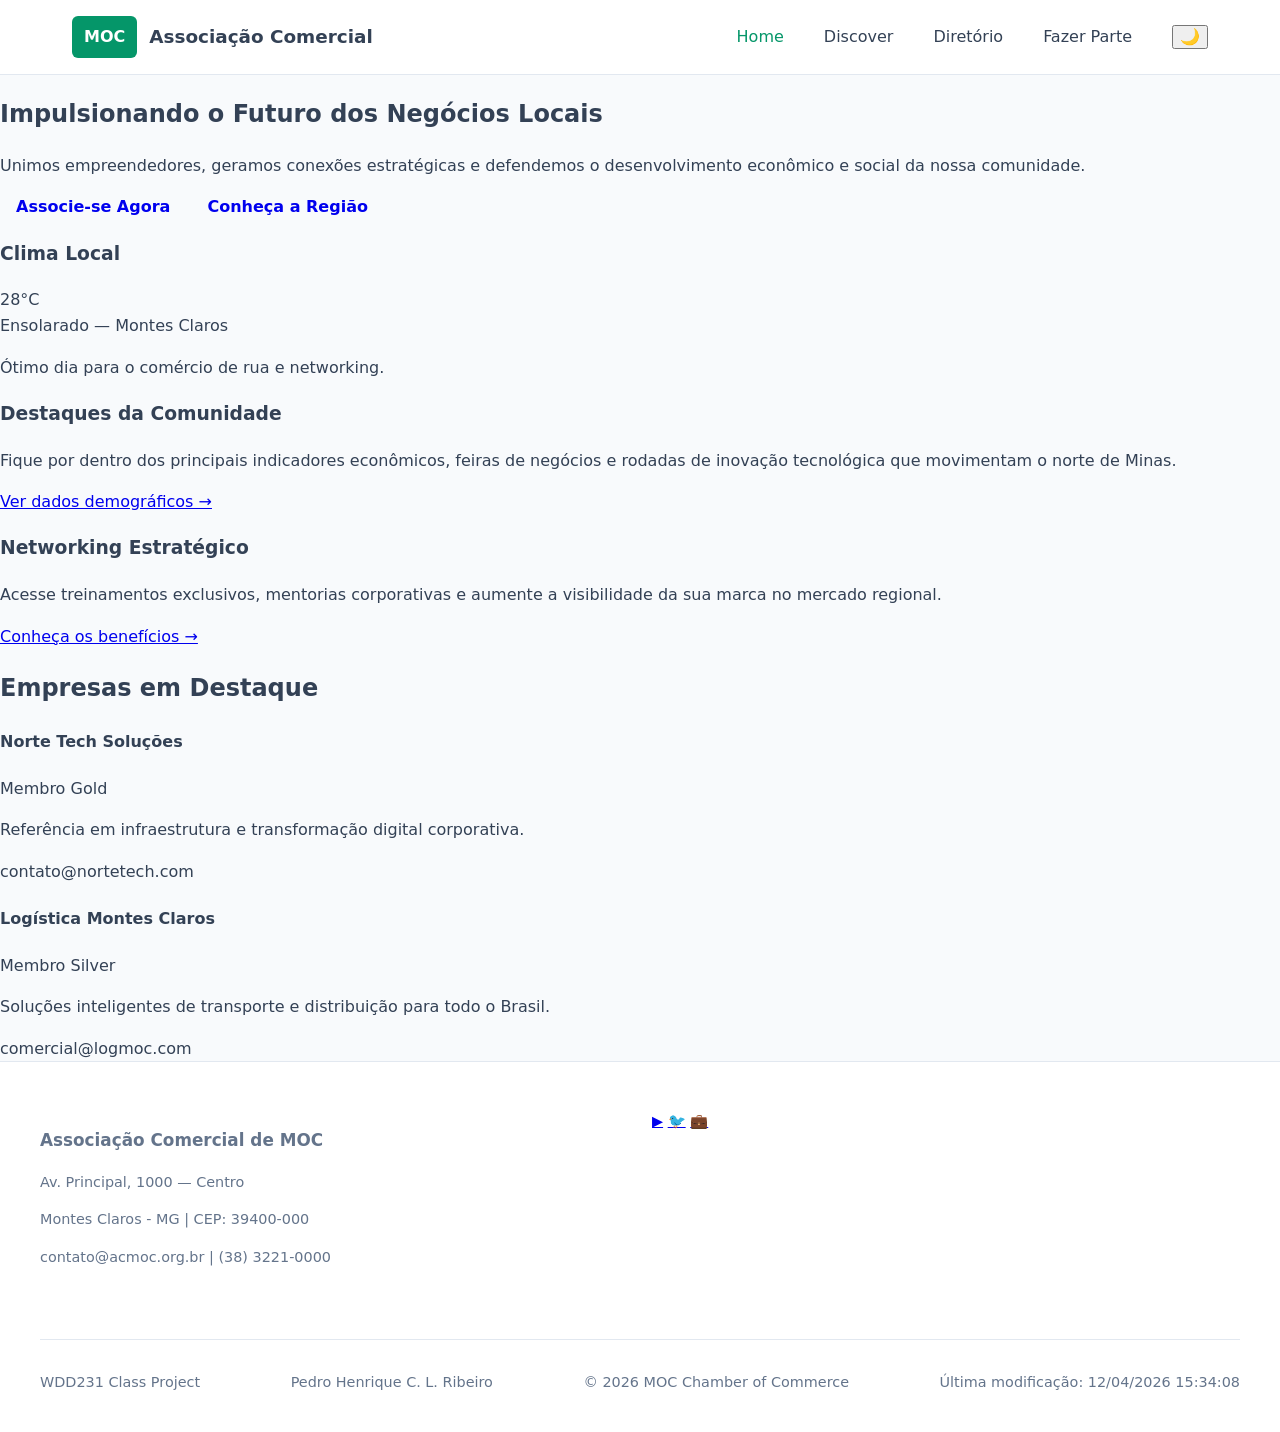
<file: index.html>
<!DOCTYPE html>
<html lang="pt-BR">
<head>
    <meta charset="UTF-8">
    <meta name="viewport" content="width=device-width, initial-scale=1.0">
    <title>Associação Comercial de Montes Claros</title>
    <meta name="description" content="Conectando empresas, fomentando o empreendedorismo e fortalecendo a economia de Montes Claros.">    
    <meta name="author" content="Pedro Henrique Cordeiro de Lacerda Ribeiro">
    <link rel="stylesheet" href="styles/normalize.css">
    <link rel="stylesheet" href="styles/mobile.css">
    <link rel="stylesheet" href="styles/desktop.css" media="(min-width: 768px)">
    <script src="scripts/main.js" defer></script>
</head>
<body>

    <header class="site-header">
        <div class="header-container">
            <div class="logo-area">
                <div class="logo-placeholder">MOC</div>
                <h1>Associação Comercial</h1>
            </div>
            
            <button class="menu-toggle" aria-label="Abrir Menu">
                <span class="hamburger"></span>
            </button>

            <nav class="main-nav">
                <ul>
                    <li><a href="index.html" class="active">Home</a></li>
                    <li><a href="discover.html">Discover</a></li>
                    <li><a href="directory.html">Diretório</a></li>
                    <li><a href="join.html">Fazer Parte</a></li>
                </ul>
                <button id="theme-toggle" class="theme-btn" aria-label="Alternar Tema">🌙</button>
            </nav>
        </div>
    </header>

    <main>
        <!-- Hero Section -->
        <section class="hero">
            <div class="hero-content">
                <h2>Impulsionando o Futuro dos Negócios Locais</h2>
                <p>Unimos empreendedores, geramos conexões estratégicas e defendemos o desenvolvimento econômico e social da nossa comunidade.</p>
                <div class="hero-actions">
                    <a href="join.html" class="btn btn-primary">Associe-se Agora</a>
                    <a href="discover.html" class="btn btn-secondary">Conheça a Região</a>
                </div>
            </div>
        </section>

        <!-- Grid de Conteúdo Principal -->
        <section class="home-grid">
            
            <!-- Card de Clima (Weather) -->
            <article class="info-card weather-card">
                <h3>Clima Local</h3>
                <div class="weather-info">
                    <div class="weather-temp">28°C</div>
                    <div class="weather-desc">Ensolarado — Montes Claros</div>
                </div>
                <p class="weather-alert">Ótimo dia para o comércio de rua e networking.</p>
            </article>

            <!-- Eventos e Informações da Comunidade -->
            <article class="info-card community-card">
                <h3>Destaques da Comunidade</h3>
                <p>Fique por dentro dos principais indicadores econômicos, feiras de negócios e rodadas de inovação tecnológica que movimentam o norte de Minas.</p>
                <a href="discover.html" class="card-link">Ver dados demográficos →</a>
            </article>

            <!-- Chamadas para Ação Rápidas -->
            <article class="info-card cta-card">
                <h3>Networking Estratégico</h3>
                <p>Acesse treinamentos exclusivos, mentorias corporativas e aumente a visibilidade da sua marca no mercado regional.</p>
                <a href="join.html" class="card-link">Conheça os benefícios →</a>
            </article>
        </section>

        <!-- Business Spotlights -->
        <section class="spotlight-section">
            <h2>Empresas em Destaque</h2>
            <div class="spotlight-grid">
                <div class="spotlight-card">
                    <h4>Norte Tech Soluções</h4>
                    <p class="tag">Membro Gold</p>
                    <p>Referência em infraestrutura e transformação digital corporativa.</p>
                    <span class="contact">contato@nortetech.com</span>
                </div>
                <div class="spotlight-card">
                    <h4>Logística Montes Claros</h4>
                    <p class="tag">Membro Silver</p>
                    <p>Soluções inteligentes de transporte e distribuição para todo o Brasil.</p>
                    <span class="contact">comercial@logmoc.com</span>
                </div>
            </div>
        </section>
    </main>

    <footer class="site-footer">
        <div class="footer-container">
            <div class="footer-info">
                <h3>Associação Comercial de MOC</h3>
                <p>Av. Principal, 1000 — Centro</p>
                <p>Montes Claros - MG | CEP: 39400-000</p>
                <p>contato@acmoc.org.br | (38) 3221-0000</p>
            </div>
            <div class="footer-social">
                <a href="#" aria-label="YouTube">▶️</a>
                <a href="#" aria-label="Twitter">🐦</a>
                <a href="#" aria-label="LinkedIn">💼</a>
            </div>
            <div class="footer-meta">
                <p>WDD231 Class Project</p>
                <p>Pedro Henrique C. L. Ribeiro</p>
                <p>&copy; <span id="year"></span> MOC Chamber of Commerce</p>
                <p class="last-modified">Última modificação: <span id="mod-date"></span></p>
            </div>
        </div>
    </footer>

</body>
</html>
</file>
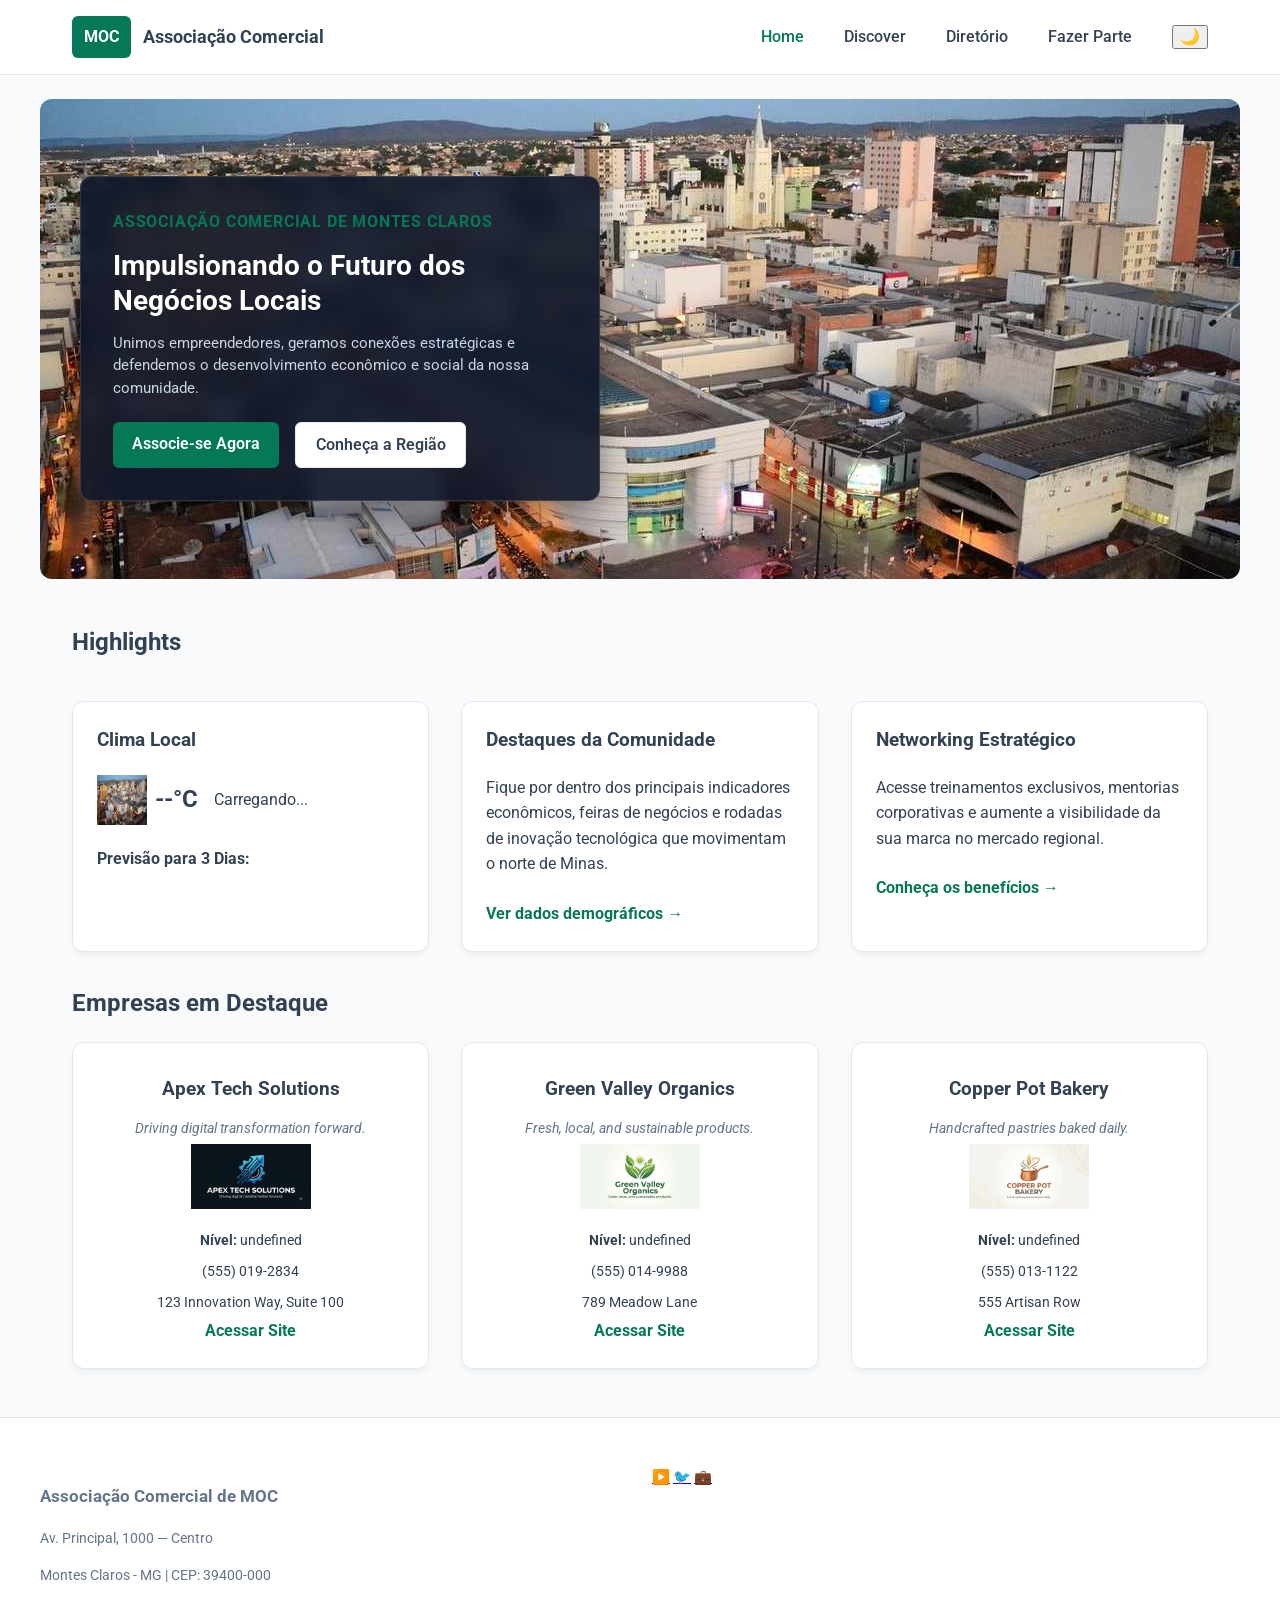
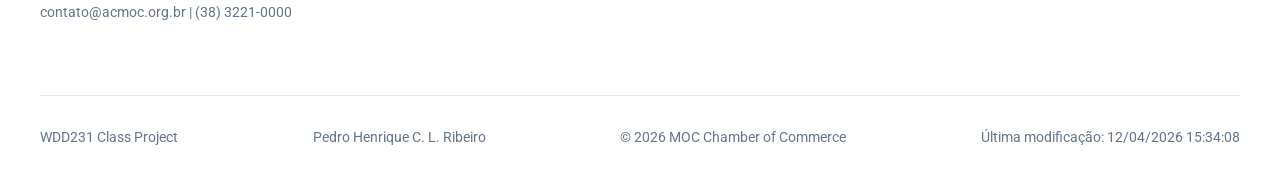
<file: chamber/index.html>
<!DOCTYPE html>
<html lang="pt-BR">
<head>
    <meta charset="UTF-8">
    <meta name="viewport" content="width=device-width, initial-scale=1.0">
    <title>Associação Comercial de Montes Claros - MOC Chamber</title>
    <meta name="description" content="Conectando empresas, fomentando o empreendedorismo e fortalecendo a economia de Montes Claros.">    
    <meta name="author" content="Pedro Henrique Cordeiro de Lacerda Ribeiro">
    
    <link rel="icon" href="images/favicon.ico" type="image/x-icon">

    <meta property="og:title" content="Associação Comercial de Montes Claros">
    <meta property="og:description" content="Conectando empresas, fomentando o empreendedorismo e fortalecendo a economia de Montes Claros.">
    <meta property="og:image" content="https://pedrodelacerda.github.io/wdd231/chamber/images/montes-claros.jpg">
    <meta property="og:url" content="https://pedrodelacerda.github.io/wdd231/chamber/index.html">

    <link rel="preconnect" href="https://fonts.googleapis.com">
    <link rel="preconnect" href="https://fonts.gstatic.com" crossorigin>
    <link href="https://fonts.googleapis.com/css2?family=Roboto:wght@400;700&display=swap" rel="stylesheet">

    <link rel="stylesheet" href="styles/normalize.css">
    <link rel="stylesheet" href="styles/mobile.css">
    <link rel="stylesheet" href="styles/desktop.css" media="(min-width: 768px)">

    <script src="scripts/main.js" defer></script>
    <script src="scripts/weather.js" defer></script>
    <script src="scripts/spotlight.js" defer></script>    
</head>
<body>

    <header class="site-header">
        <div class="header-container">
            <div class="logo-area">
                <div class="logo-placeholder">MOC</div>
                <span class="site-title">Associação Comercial</span>
            </div>
            
            <button class="menu-toggle" aria-label="Abrir Menu">
                <span class="hamburger"></span>
            </button>

            <nav class="main-nav">
                <ul>
                    <li><a href="index.html" class="active">Home</a></li>
                    <li><a href="discover.html">Discover</a></li>
                    <li><a href="directory.html">Diretório</a></li>
                    <li><a href="join.html">Fazer Parte</a></li>
                </ul>
                <button id="theme-toggle" class="theme-btn" aria-label="Alternar Tema">🌙</button>
            </nav>
        </div>
    </header>

    <main>
        <section class="hero">
            <picture>
                <source media="(min-width: 768px)" srcset="images/montes-claros.jpg">
                <img src="images/montes-claros-800.jpg" alt="Montes Claros Commercial District" class="hero-bg" width="800" height="400">
            </picture>
            <div class="hero-content">
                <h1>Associação Comercial de Montes Claros</h1>
                <h2>Impulsionando o Futuro dos Negócios Locais</h2>
                <p>Unimos empreendedores, geramos conexões estratégicas e defendemos o desenvolvimento econômico e social da nossa comunidade.</p>
                <div class="hero-actions">
                    <a href="join.html" class="btn btn-action-primary">Associe-se Agora</a>
                    <a href="discover.html" class="btn btn-action-secondary">Conheça a Região</a>
                </div>
            </div>
        </section>

        <section class="home-grid">
            <h2 class="visually-hidden">Highlights</h2>
            <article class="info-card weather-card">
                <h3>Clima Local</h3>
                <div class="weather-info">
                    <div class="weather-current">
                        <img id="weather-icon" src="images/montes-claros-800.jpg" alt="Weather Icon" width="50" height="50">
                        <span id="weather-temp" class="weather-temp">--°C</span>
                    </div>
                    <div id="weather-desc" class="weather-desc">Carregando...</div>
                </div>
                <h4>Previsão para 3 Dias:</h4>
                <ul id="weather-forecast" class="weather-forecast">

                </ul>
            </article>

            <article class="info-card community-card">
                <h3>Destaques da Comunidade</h3>
                <p>Fique por dentro dos principais indicadores econômicos, feiras de negócios e rodadas de inovação tecnológica que movimentam o norte de Minas.</p>
                <a href="discover.html" class="card-link">Ver dados demográficos →</a>
            </article>

            <article class="info-card cta-card">
                <h3>Networking Estratégico</h3>
                <p>Acesse treinamentos exclusivos, mentorias corporativas e aumente a visibilidade da sua marca no mercado regional.</p>
                <a href="join.html" class="card-link">Conheça os benefícios →</a>
            </article>
        </section>

        <section class="spotlight-section">
            <h2>Empresas em Destaque</h2>
            <div id="spotlight-container" class="spotlight-grid">
                
            </div>
        </section>
    </main>

    <footer class="site-footer">
        <div class="footer-container">
            <div class="footer-info">
                <h3>Associação Comercial de MOC</h3>
                <p>Av. Principal, 1000 — Centro</p>
                <p>Montes Claros - MG | CEP: 39400-000</p>
                <p>contato@acmoc.org.br | (38) 3221-0000</p>
            </div>
            <div class="footer-social">
                <a href="#" aria-label="YouTube">▶️</a>
                <a href="#" aria-label="Twitter">🐦</a>
                <a href="#" aria-label="LinkedIn">💼</a>
            </div>
            <div class="footer-meta">
                <p>WDD231 Class Project</p>
                <p>Pedro Henrique C. L. Ribeiro</p>
                <p>&copy; <span id="year"></span> MOC Chamber of Commerce</p>
                <p class="last-modified">Última modificação: <span id="mod-date"></span></p>
            </div>
        </div>
    </footer>

</body>
</html>
</file>
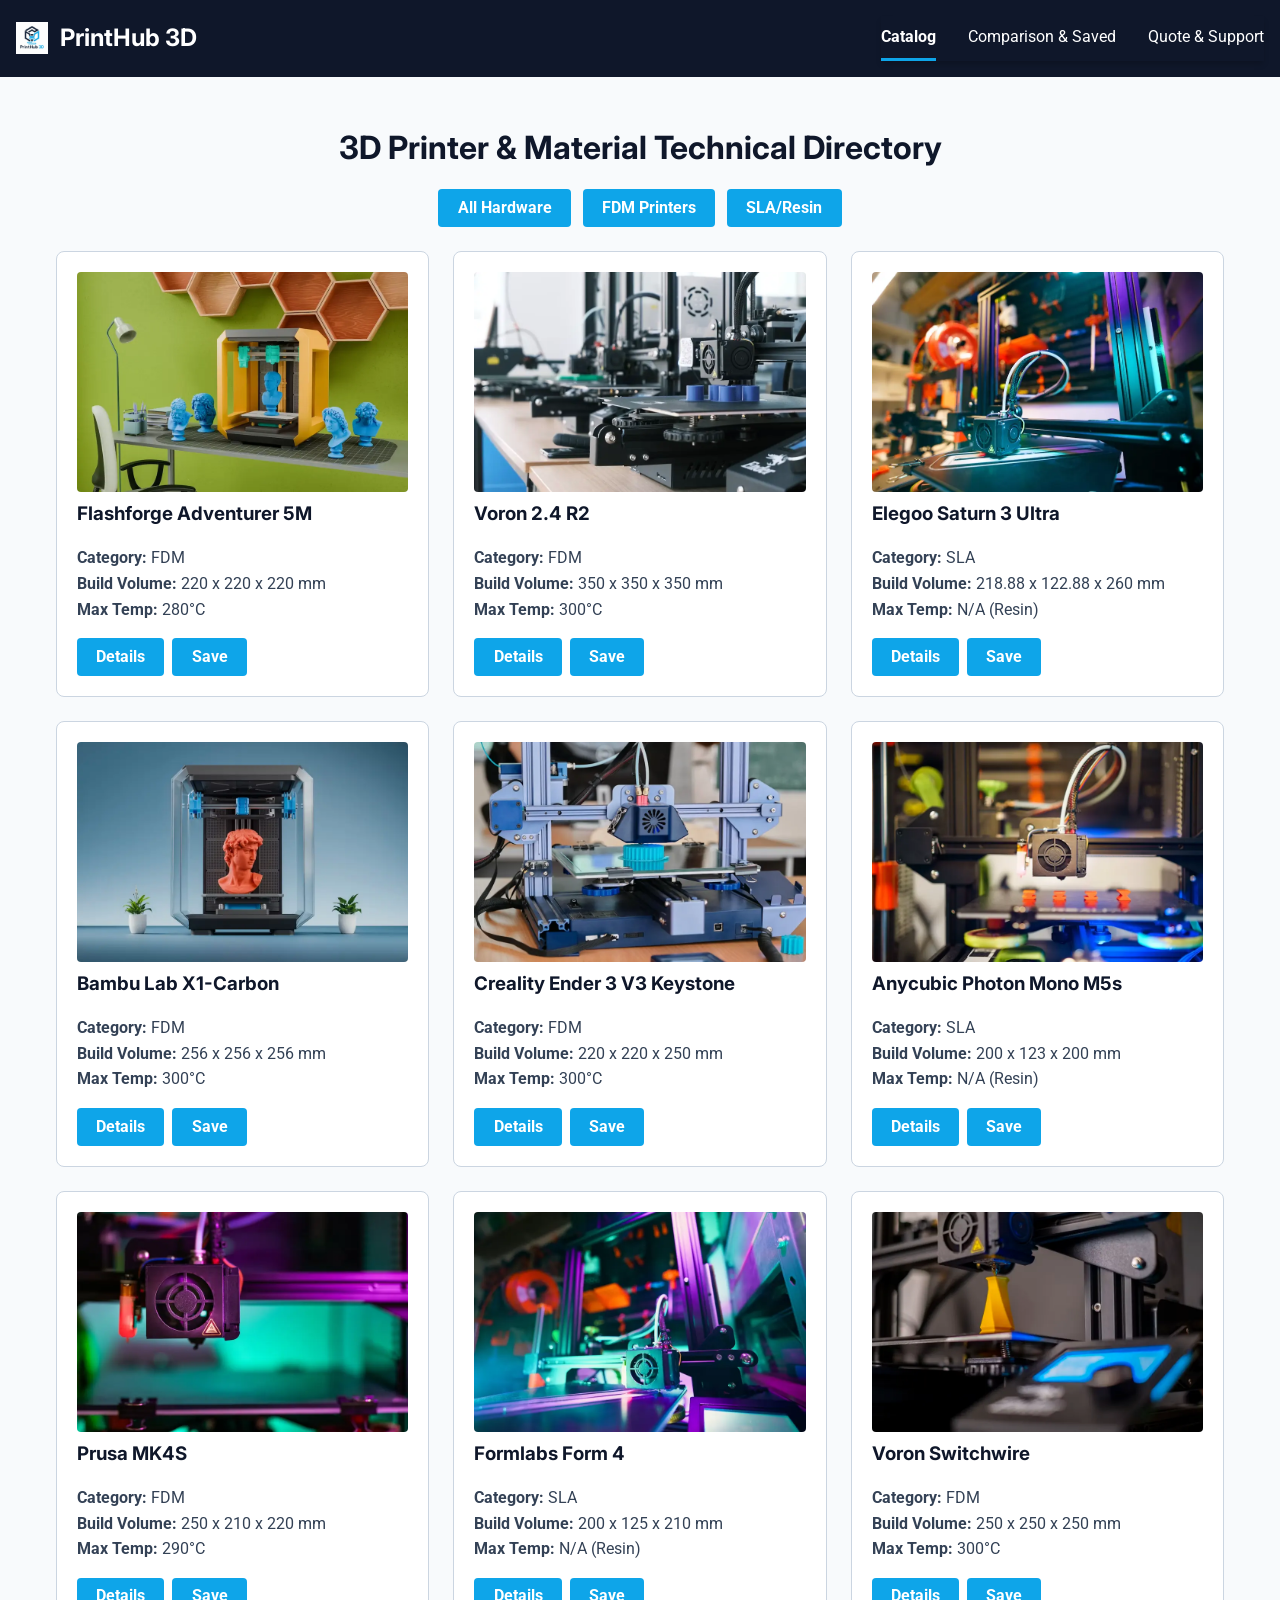
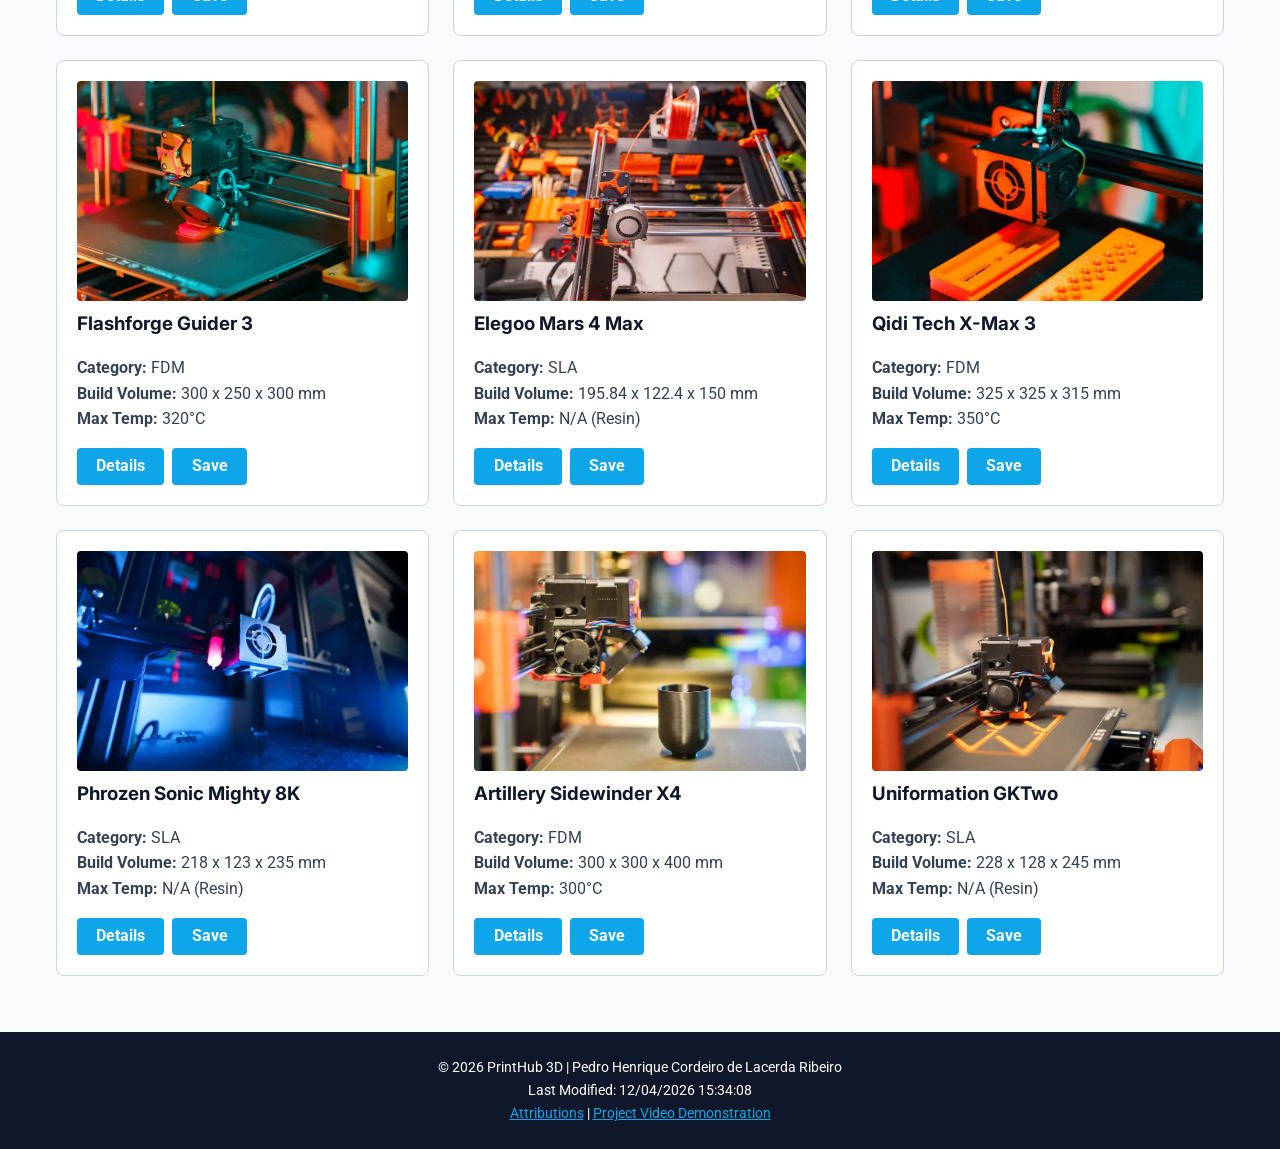
<file: final/index.html>
<!DOCTYPE html>
<html lang="en-US">
<head>
  <meta charset="UTF-8">
  <meta name="viewport" content="width=device-width, initial-scale=1.0">
  <title>PrintHub 3D | Technical Hardware &amp; Filament Catalog</title>
  <meta name="description" content="Search and compare 3D printer hardware specs including Voron, Flashforge, and materials.">
  <meta name="author" content="Pedro Henrique Cordeiro de Lacerda Ribeiro">
  
  <meta property="og:title" content="PrintHub 3D - Technical Hardware &amp; Filament Catalog">
  <meta property="og:type" content="website">
  <meta property="og:description" content="Search and compare 3D printer hardware specs including Voron, Flashforge, and materials.">
  <meta property="og:image" content="https://pedrodelacerda.github.io/wdd231/final/images/og-image.png">
  <meta property="og:url" content="https://pedrodelacerda.github.io/wdd231/final/index.html">

  <link rel="icon" href="images/favicon.ico" type="image/x-icon">
  
  <link rel="preconnect" href="https://fonts.googleapis.com">
  <link rel="preconnect" href="https://fonts.gstatic.com" crossorigin>
  <link href="https://fonts.googleapis.com/css2?family=Inter:wght@400;600;700&amp;family=Roboto:wght@400;500;700&amp;display=swap" rel="stylesheet">

  <link rel="stylesheet" href="styles/normalize.css">
  <link rel="stylesheet" href="styles/mobile.css">
  <link rel="stylesheet" href="styles/desktop.css" media="(min-width: 768px)">

  <script type="module" src="scripts/main.js" defer></script>
  <script type="module" src="scripts/catalog.mjs" defer></script>
</head>
<body>

  <header>
    <div class="logo-container">
      <img src="images/favicon.ico" alt="PrintHub 3D Logo" width="32" height="32">
      <span class="site-title">PrintHub 3D</span>
    </div>
    <nav>
      <button id="hamburger-btn" aria-label="Toggle navigation menu">&#9776;</button>
      <ul id="nav-menu">
        <li><a href="index.html" class="active">Catalog</a></li>
        <li><a href="comparison.html">Comparison &amp; Saved</a></li>
        <li><a href="contact.html">Quote &amp; Support</a></li>
      </ul>
    </nav>
  </header>

  <main>
    <h1>3D Printer &amp; Material Technical Directory</h1>
    
    <section class="filter-controls">
      <button class="btn-primary" id="filter-all">All Hardware</button>
      <button class="btn-primary" id="filter-fdm">FDM Printers</button>
      <button class="btn-primary" id="filter-sla">SLA/Resin</button>
    </section>

    <section id="catalog-container" class="catalog-grid">
    </section>

    <dialog id="detail-modal">
      <div id="modal-content"></div>
      <button id="close-modal" class="btn-primary modal-close-btn">Close</button>
    </dialog>
  </main>

  <footer>
    <p>&copy; <span id="current-year"></span> PrintHub 3D | Pedro Henrique Cordeiro de Lacerda Ribeiro</p>
    <p>Last Modified: <span id="last-modified"></span></p>
    <p><a href="attributions.html">Attributions</a> | <a href="https://youtu.be/SEU_VIDEO_LINK" target="_blank" rel="noopener">Project Video Demonstration</a></p>
  </footer>

</body>
</html>
</file>
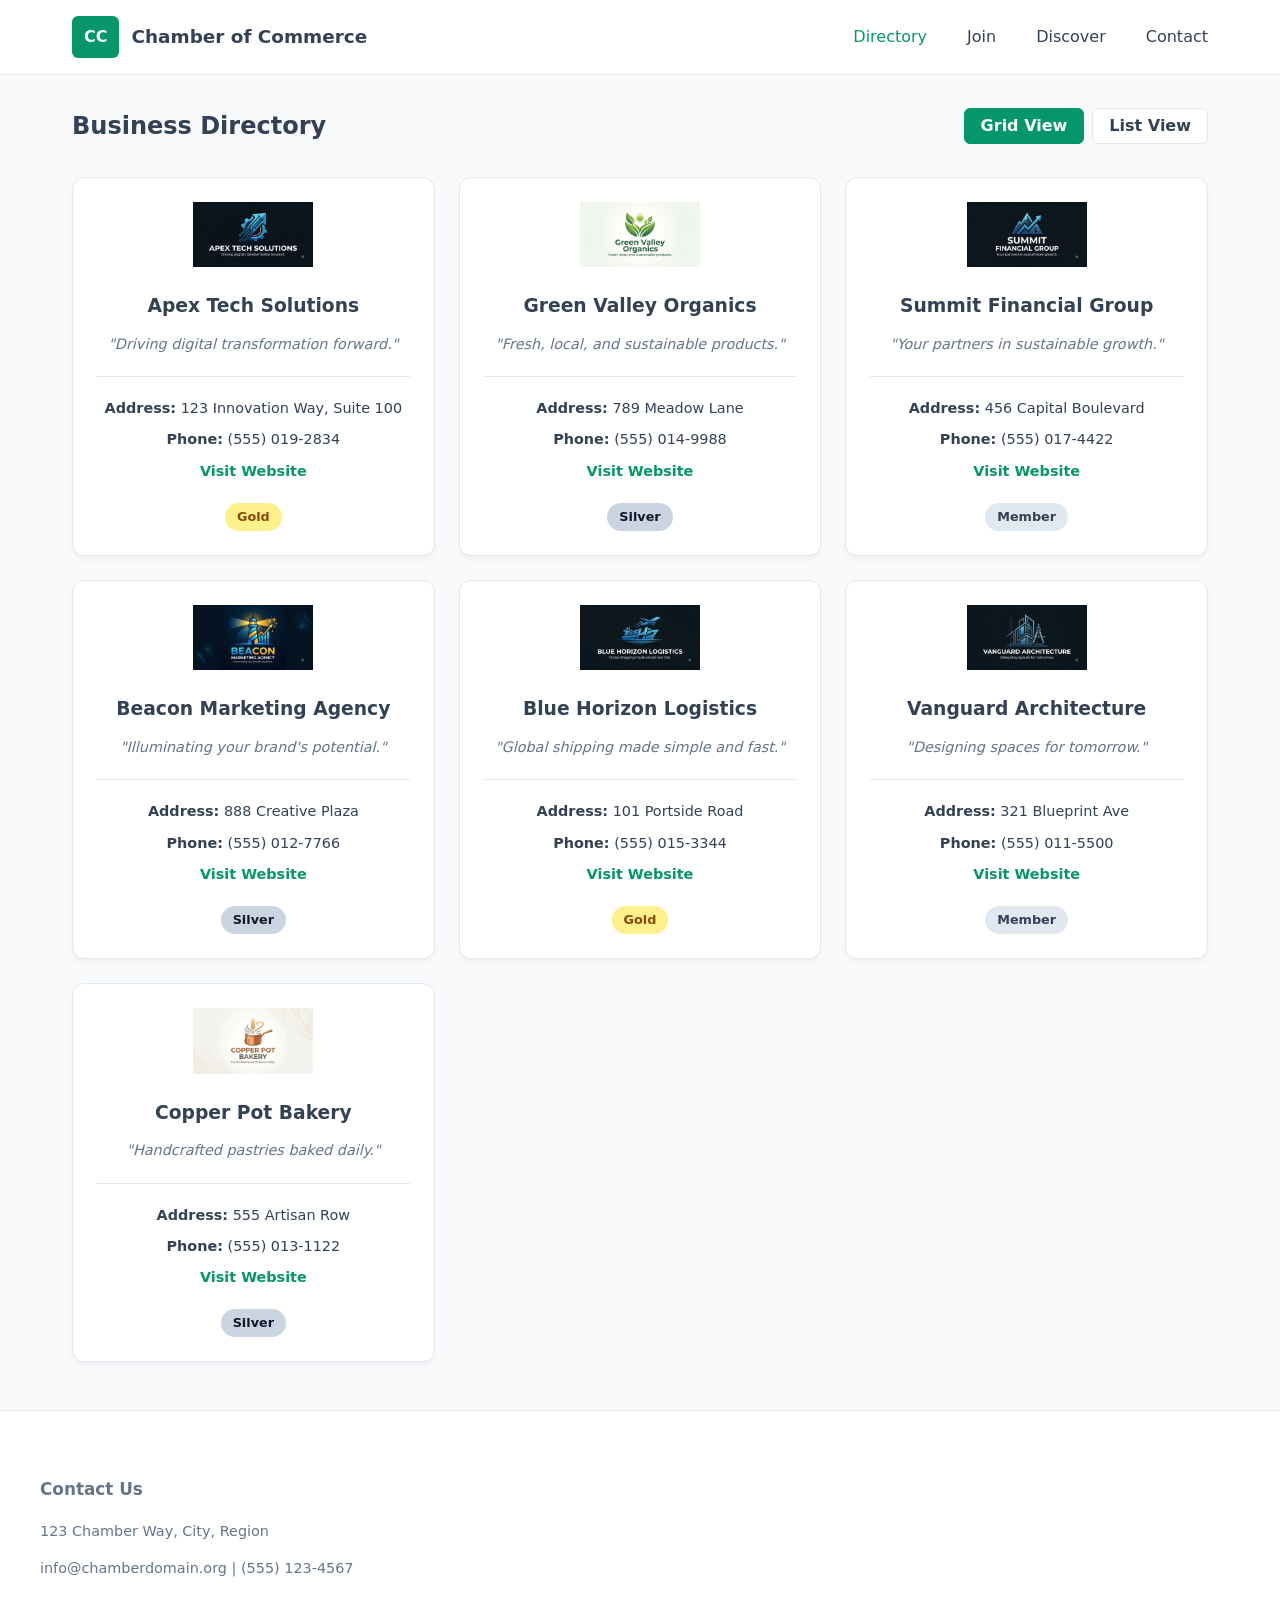
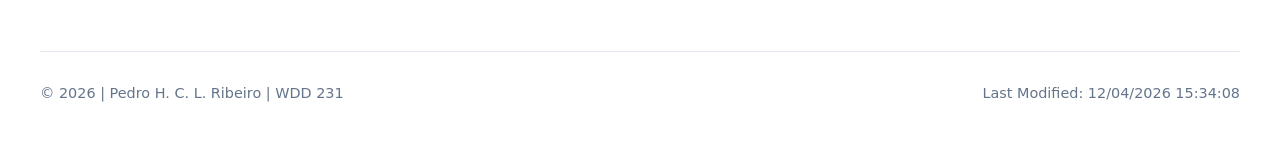
<file: directory.html>
<!DOCTYPE html>
<html lang="en">
<head>
    <meta charset="UTF-8">
    <meta name="viewport" content="width=device-width, initial-scale=1.0">
    <title>Chamber of Commerce - Member Directory</title>
    <meta name="description" content="Business directory page for the Chamber of Commerce, showcasing local members and organizations.">
    <meta name="author" content="Pedro Ribeiro">
    <link rel="icon" href="images/favicon.png" type="image/x-icon">
    <meta property="og:title" content="Chamber of Commerce - Member Directory">
    <meta property="og:description" content="Discover and connect with local businesses in our comprehensive Chamber Directory.">
    <meta property="og:image" content="https://[YOUR_USERNAME].github.io/wdd231/chamber/images/og-share-image.png">
    <meta property="og:url" content="https://[YOUR_USERNAME].github.io/wdd231/chamber/directory.html">
    <meta property="og:type" content="website">
    <link rel="stylesheet" href="styles/normalize.css">
    <link rel="stylesheet" href="styles/mobile.css">
    <link rel="stylesheet" href="styles/desktop.css">
    <script src="scripts/directory.js" defer></script>
</head>
<body>
    <header class="site-header">
        <div class="header-container">
            <div class="logo-area">
                <div class="logo-placeholder">CC</div>
                <h1>Chamber of Commerce</h1>
            </div>
            <!-- Seu botão de Hambúrguer Puro CSS -->
            <button class="menu-toggle" id="menu-toggle" aria-label="Toggle Menu">
                <span class="hamburger"></span>
            </button>
            <nav class="main-nav" id="nav-menu">
                <ul>
                    <li><a href="#" class="active">Directory</a></li>
                    <li><a href="#">Join</a></li>
                    <li><a href="#">Discover</a></li>
                    <li><a href="#">Contact</a></li>
                </ul>
            </nav>
        </div>
    </header>

    <main>
        <!-- Controles para alternar visualização -->
        <section class="directory-controls">
            <h2>Business Directory</h2>
            <div class="view-buttons">
                <button id="grid-btn" class="btn btn-view active">Grid View</button>
                <button id="list-btn" class="btn btn-view">List View</button>
            </div>
        </section>

        <!-- Onde o JS vai injetar os cartões -->
        <article id="directory-container" class="grid-view">
        </article>
    </main>

    <footer class="site-footer">
        <div class="footer-container">
            <div>
                <h3>Contact Us</h3>
                <p>123 Chamber Way, City, Region</p>
                <p>info@chamberdomain.org | (555) 123-4567</p>
            </div>
            <div class="footer-social">
                <!-- Ícones sociais se desejar -->
            </div>
            <div class="footer-meta">
                <p>&copy; <span id="current-year"></span> | Pedro H. C. L. Ribeiro | WDD 231</p>
                <p>Last Modified: <span id="last-modified"></span></p>
            </div>
        </div>
    </footer>
</body>
</html>
</file>
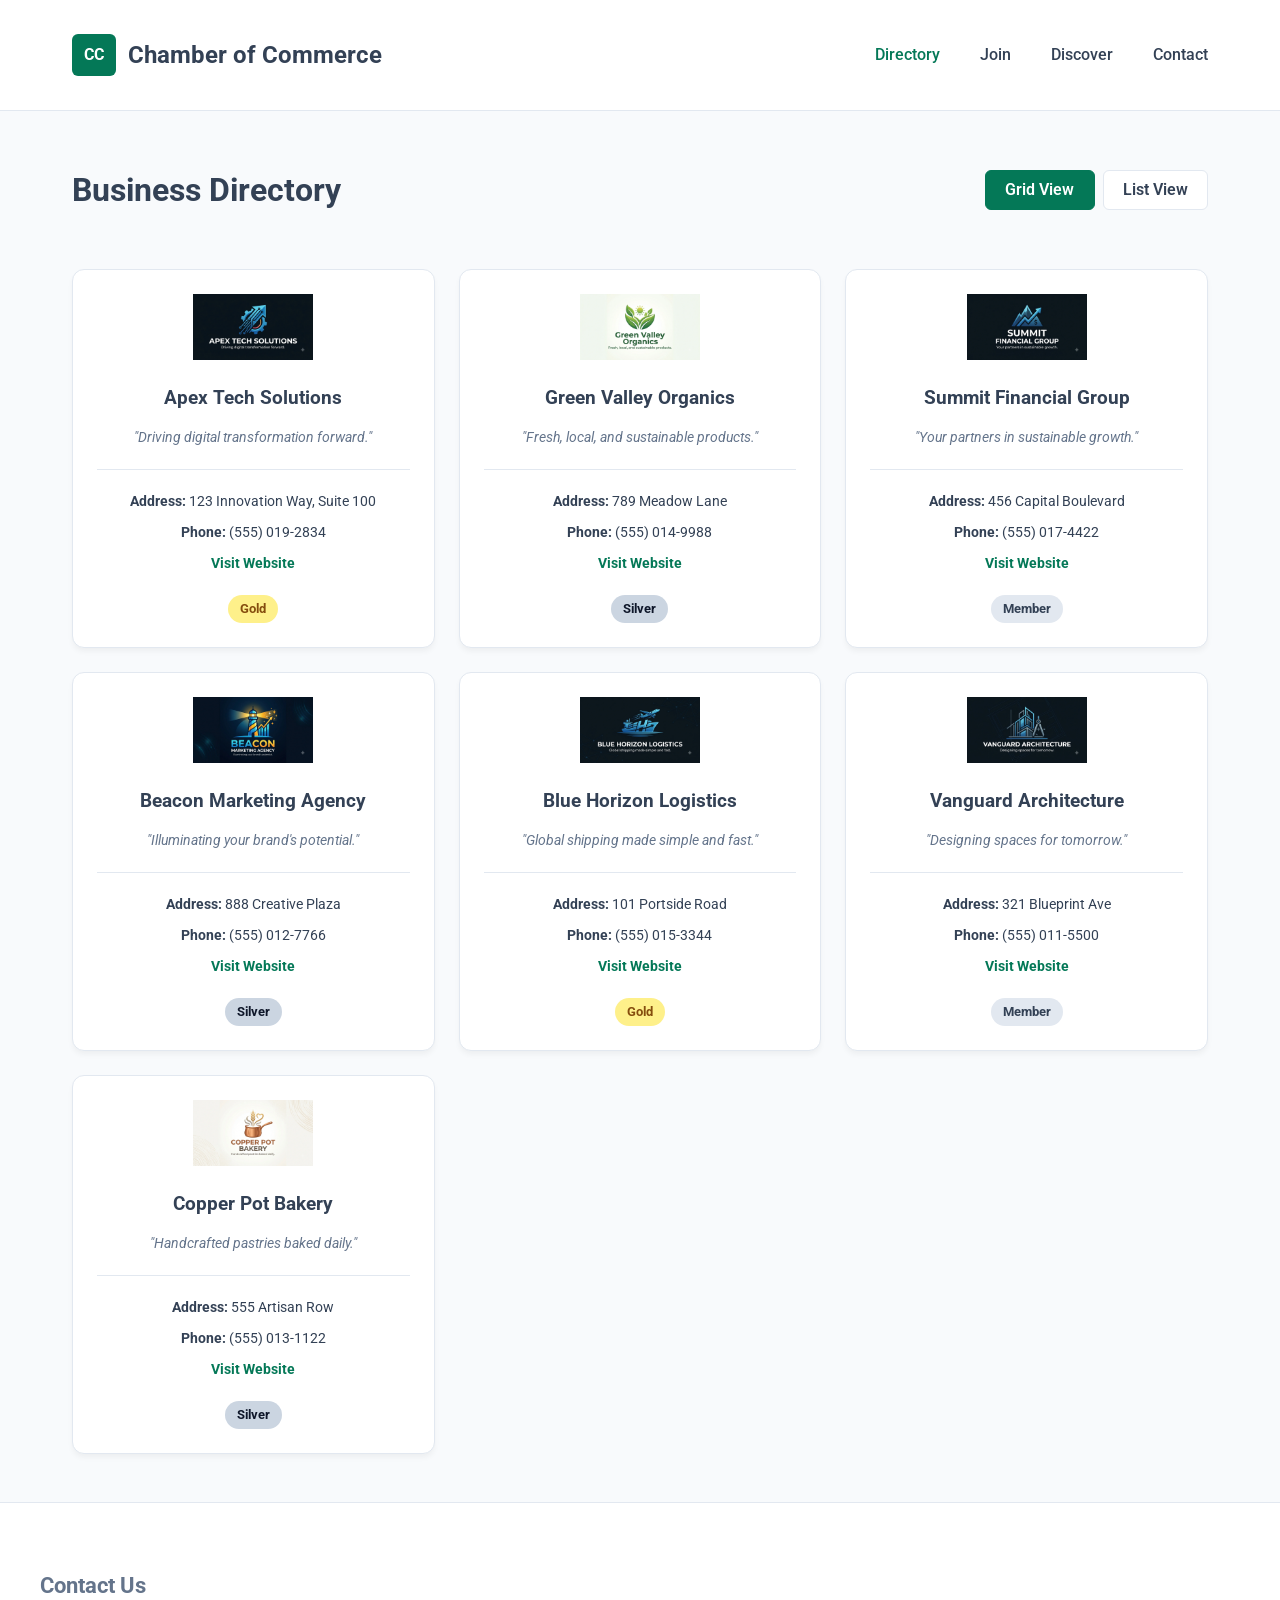
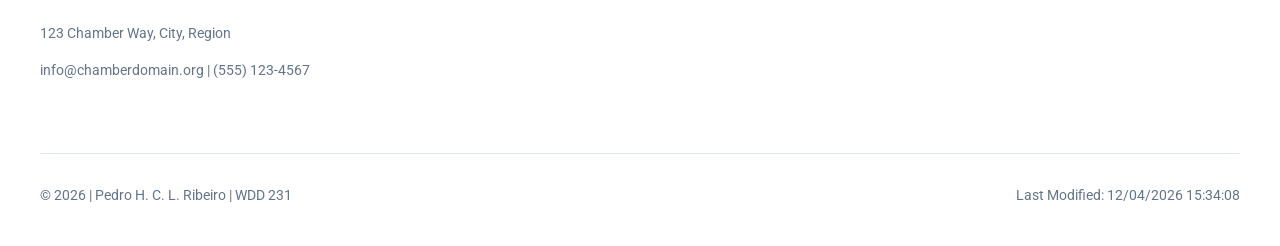
<file: chamber/directory.html>
<!DOCTYPE html>
<html lang="en">
<head>
    <meta charset="UTF-8">
    <meta name="viewport" content="width=device-width, initial-scale=1.0">
    <title>Chamber of Commerce - Member Directory</title>
    <meta name="description" content="Business directory page for the Chamber of Commerce, showcasing local members and organizations.">
    <meta name="author" content="Pedro Ribeiro">
    <link rel="icon" href="images/favicon.png" type="image/x-icon">
    <meta property="og:title" content="Chamber of Commerce - Member Directory">
    <meta property="og:description" content="Discover and connect with local businesses in our comprehensive Chamber Directory.">
    <meta property="og:image" content="https://pedrodelacerda.github.io/wdd231/chamber/images/og-share-image.png">
    <meta property="og:url" content="https://pedrodelacerda.github.io/wdd231/chamber/directory.html">
    <meta property="og:type" content="website">
    <link rel="preconnect" href="https://fonts.googleapis.com">
    <link rel="preconnect" href="https://fonts.gstatic.com" crossorigin>
    <link href="https://fonts.googleapis.com/css2?family=Roboto:wght@400;700&display=swap" rel="stylesheet">
    <link rel="stylesheet" href="styles/normalize.css">
    <link rel="stylesheet" href="styles/mobile.css">
    <link rel="stylesheet" href="styles/desktop.css">
    <script src="scripts/directory.js" defer></script>
</head>
<body>
    <header class="site-header">
        <div class="header-container">
            <div class="logo-area">
                <div class="logo-placeholder">CC</div>
                <h2>Chamber of Commerce</h2>
            </div>
            <!-- Seu botão de Hambúrguer Puro CSS -->
            <button class="menu-toggle" id="menu-toggle" aria-label="Toggle Menu">
                <span class="hamburger"></span>
            </button>
            <nav class="main-nav" id="nav-menu">
                <ul>
                    <li><a href="#" class="active">Directory</a></li>
                    <li><a href="#">Join</a></li>
                    <li><a href="#">Discover</a></li>
                    <li><a href="#">Contact</a></li>
                </ul>
            </nav>
        </div>
    </header>

    <main>
        <!-- Controles para alternar visualização -->
        <section class="directory-controls">
            <h1>Business Directory</h1>
            <div class="view-buttons">
                <button id="grid-btn" class="btn btn-view active">Grid View</button>
                <button id="list-btn" class="btn btn-view">List View</button>
            </div>
        </section>

        <!-- Onde o JS vai injetar os cartões -->
        <article id="directory-container" class="grid-view">
        </article>
    </main>

    <footer class="site-footer">
        <div class="footer-container">
            <div>
                <h2>Contact Us</h2>
                <p>123 Chamber Way, City, Region</p>
                <p>info@chamberdomain.org | (555) 123-4567</p>
            </div>
            <div class="footer-social">
                <!-- Ícones sociais se desejar -->
            </div>
            <div class="footer-meta">
                <p>&copy; <span id="current-year"></span> | Pedro H. C. L. Ribeiro | WDD 231</p>
                <p>Last Modified: <span id="last-modified"></span></p>
            </div>
        </div>
    </footer>
</body>
</html>
</file>
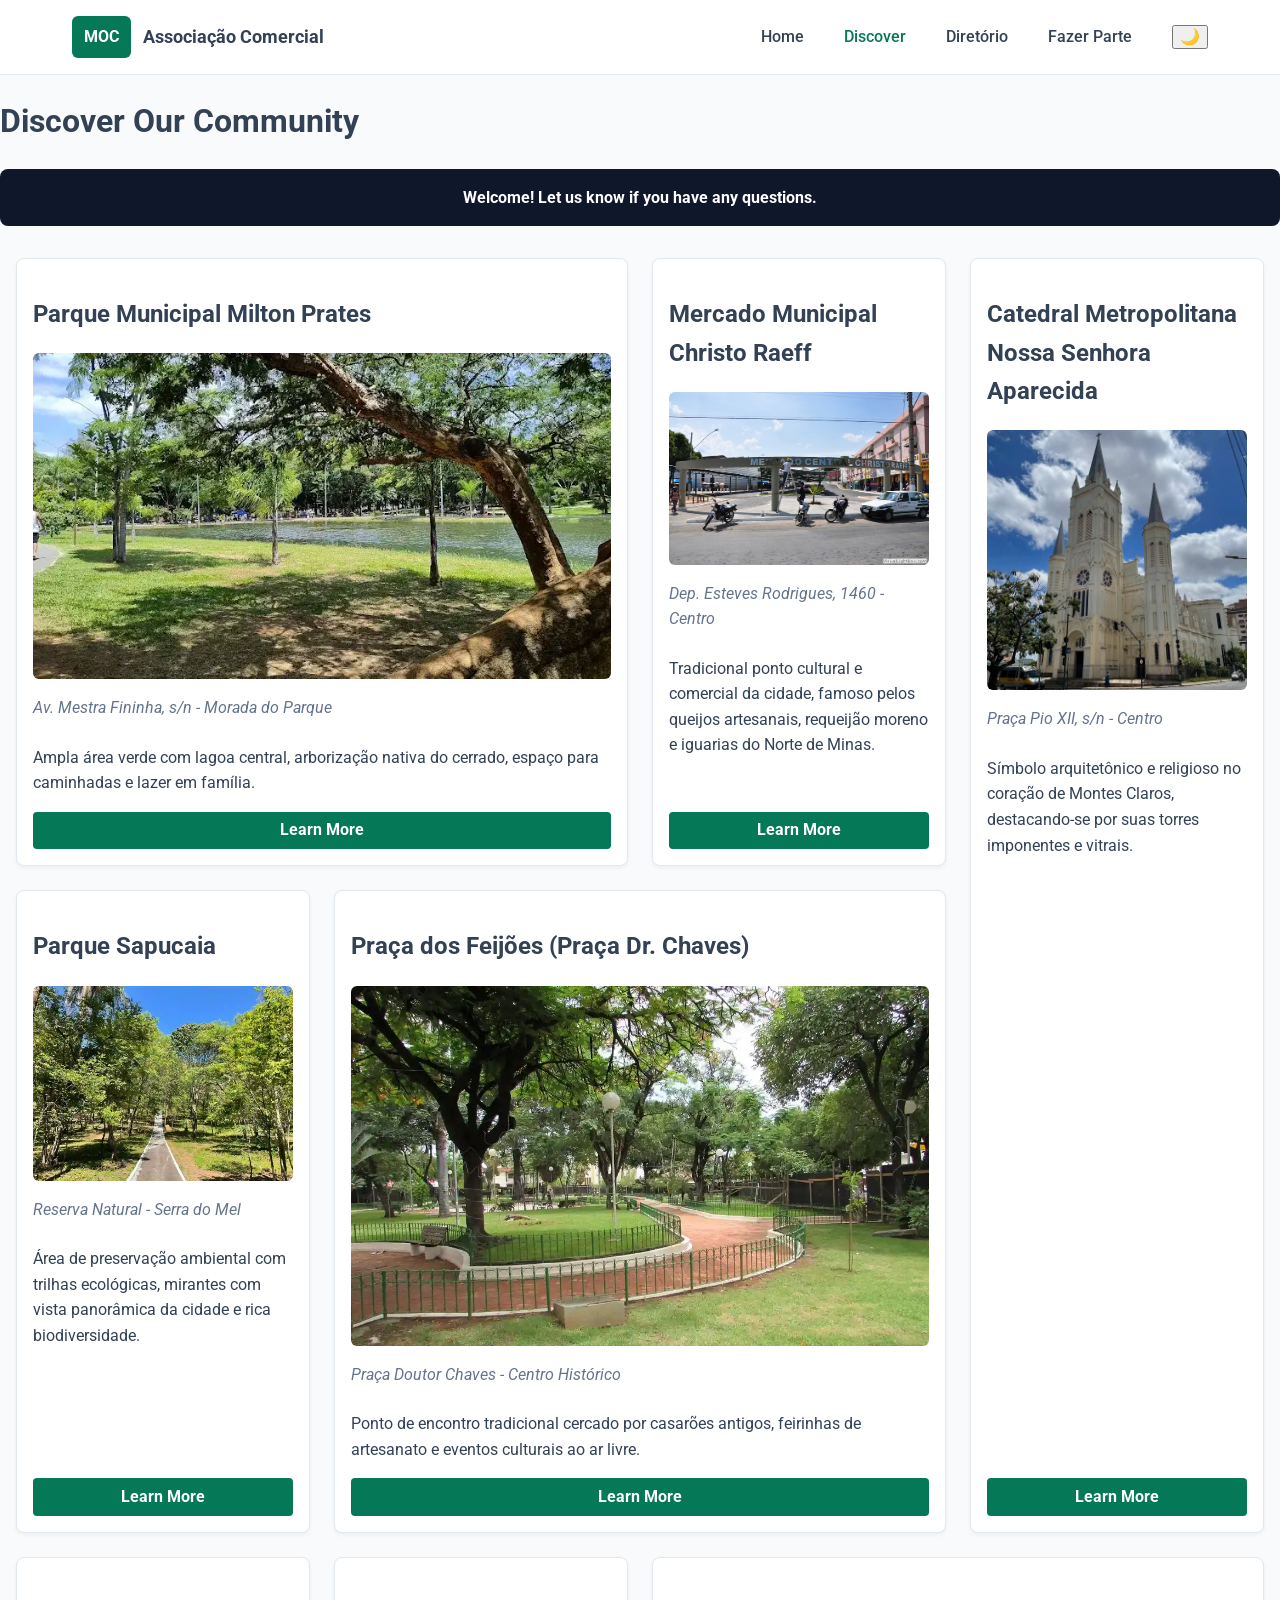
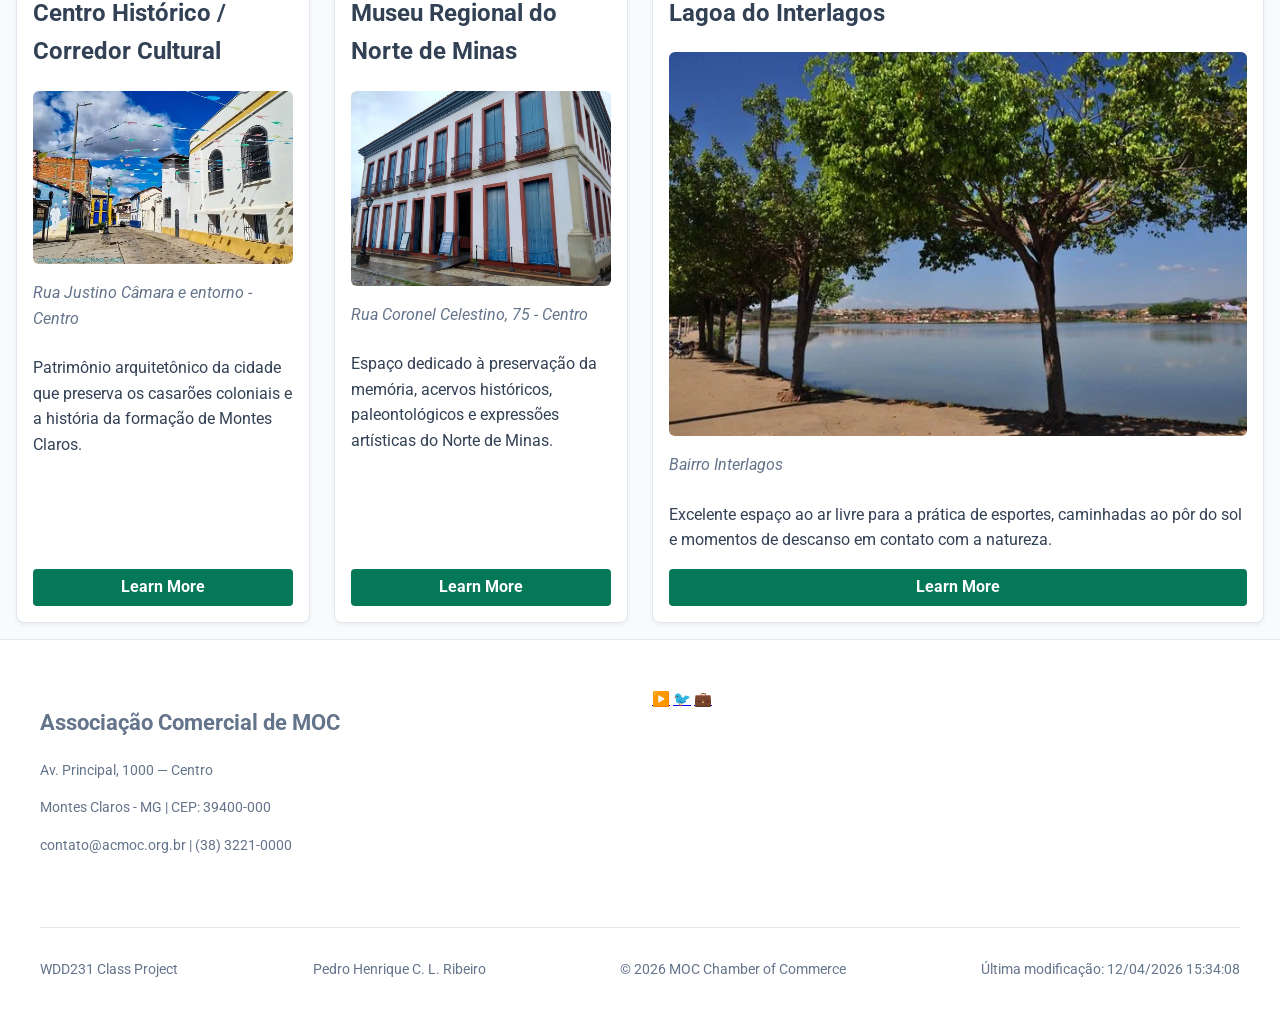
<file: chamber/discover.html>
<!DOCTYPE html>
<html lang="en">
<head>
    <meta charset="UTF-8">
    <meta name="viewport" content="width=device-width, initial-scale=1.0">
    <title>Descubra Montes Claros - MOC Chamber Discover</title>
    <meta name="description" content="Conheça os pontos turísticos, história, cultura e destaques comerciais da região de Montes Claros.">    
    <meta name="author" content="Pedro Henrique Cordeiro de Lacerda Ribeiro">
    
    <link rel="icon" href="images/favicon.ico" type="image/x-icon">

    <meta property="og:title" content="Descubra Montes Claros - MOC Chamber">
    <meta property="og:description" content="Explore os principais atrativos, cultura e oportunidades na região de Montes Claros.">
    <meta property="og:image" content="https://pedrodelacerda.github.io/wdd231/chamber/images/og-share-image.png">
    <meta property="og:url" content="https://pedrodelacerda.github.io/wdd231/chamber/discover.html">

    <link rel="preconnect" href="https://fonts.googleapis.com">
    <link rel="preconnect" href="https://fonts.gstatic.com" crossorigin>
    <link href="https://fonts.googleapis.com/css2?family=Roboto:wght@400;700&display=swap" rel="stylesheet">

    <link rel="stylesheet" href="styles/normalize.css">
    <link rel="stylesheet" href="styles/mobile.css">
    <link rel="stylesheet" href="styles/desktop.css" media="(min-width: 768px)">

    <script src="scripts/main.js" defer></script>
    <script type="module" src="scripts/discover.js"></script>
</head>
<body>
    <header class="site-header">
    <div class="header-container">
        <div class="logo-area">
            <div class="logo-placeholder">MOC</div>
            <span class="site-title">Associação Comercial</span>
        </div>
        
        <button class="menu-toggle" aria-label="Abrir Menu">
            <span class="hamburger"></span>
        </button>

        <nav class="main-nav">
            <ul>
                <li><a href="index.html">Home</a></li>
                <!-- Classe active ajustada para o Discover -->
                <li><a href="discover.html" class="active">Discover</a></li>
                <li><a href="directory.html">Diretório</a></li>
                <li><a href="join.html">Fazer Parte</a></li>
            </ul>
            <button id="theme-toggle" class="theme-btn" aria-label="Alternar Tema">🌙</button>
        </nav>
    </div>
</header>

    <main>
    <h1>Discover Our Community</h1>

    <div id="visit-message" class="visit-banner" aria-live="polite">
    </div>

    <div class="discover-grid" id="discover-container">
    </div>
</main>

    <footer class="site-footer">
        <div class="footer-container">
            <div class="footer-info">
                <h2>Associação Comercial de MOC</h2>
                <p>Av. Principal, 1000 — Centro</p>
                <p>Montes Claros - MG | CEP: 39400-000</p>
                <p>contato@acmoc.org.br | (38) 3221-0000</p>
            </div>
            <div class="footer-social">
                <a href="#" aria-label="YouTube">▶️</a>
                <a href="#" aria-label="Twitter">🐦</a>
                <a href="#" aria-label="LinkedIn">💼</a>
            </div>
            <div class="footer-meta">
                <p>WDD231 Class Project</p>
                <p>Pedro Henrique C. L. Ribeiro</p>
                <p>&copy; <span id="year"></span> MOC Chamber of Commerce</p>
                <p class="last-modified">Última modificação: <span id="mod-date"></span></p>
            </div>
        </div>
    </footer>
</body>
</html>
</file>
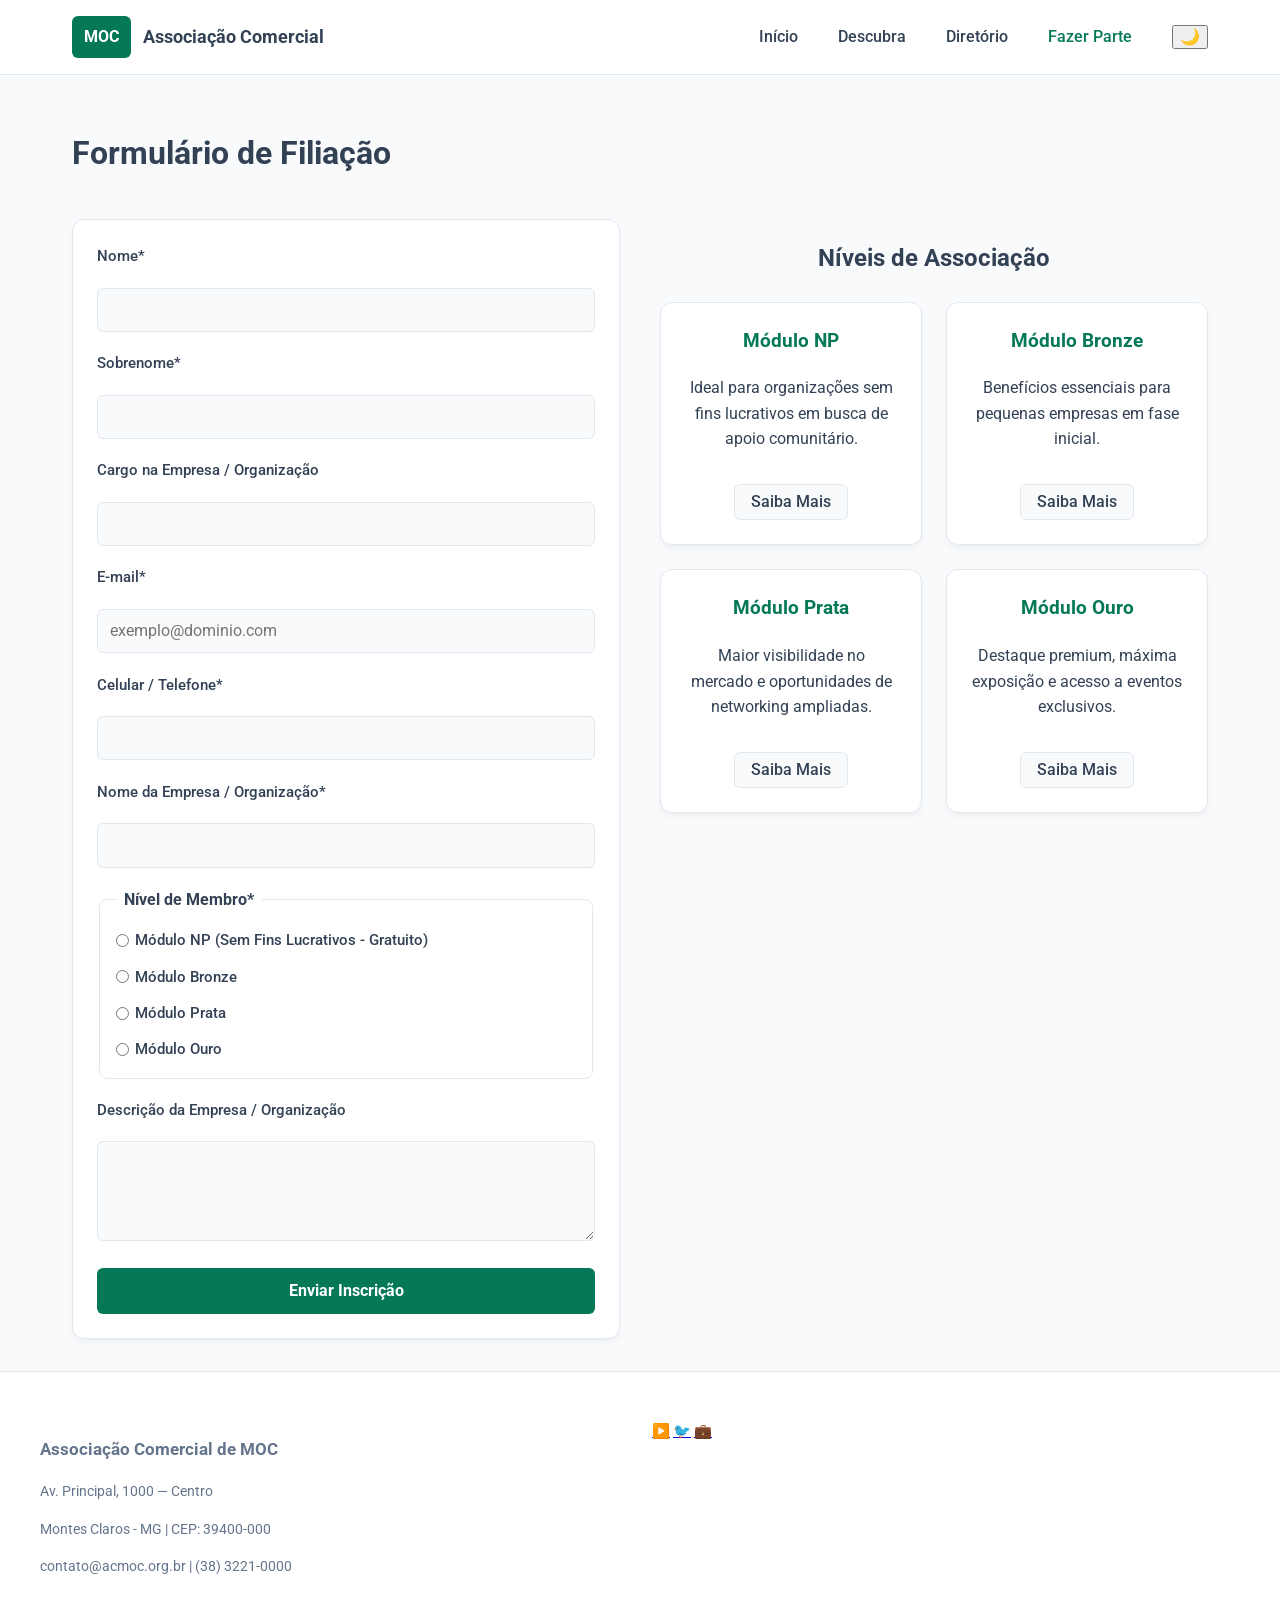
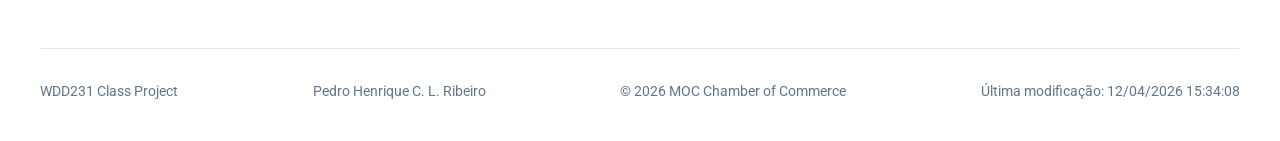
<file: chamber/join.html>
<!DOCTYPE html>
<html lang="pt-BR">
<head>
    <meta charset="UTF-8">
    <meta name="viewport" content="width=device-width, initial-scale=1.0">
    <title>WDD231 Chamber of Commerce - Join Us Application</title>
    <meta name="description" content="Inscreva-se para se tornar membro da Associação Comercial de Montes Claros e fortalecer seu negócio.">    
    <meta name="author" content="Pedro Henrique Cordeiro de Lacerda Ribeiro">
    
    <link rel="icon" href="images/favicon.ico" type="image/x-icon">

    <meta property="og:title" content="Associação Comercial de Montes Claros - Fazer Parte">
    <meta property="og:description" content="Inscreva-se para se tornar membro da Associação Comercial de Montes Claros e fortalecer seu negócio.">
    <meta property="og:image" content="https://pedrodelacerda.github.io/wdd231/chamber/images/montes-claros.jpg">
    <meta property="og:url" content="https://pedrodelacerda.github.io/wdd231/chamber/join.html">

    <link rel="preconnect" href="https://fonts.googleapis.com">
    <link rel="preconnect" href="https://fonts.gstatic.com" crossorigin>
    <link href="https://fonts.googleapis.com/css2?family=Roboto:wght@400;700&display=swap" rel="stylesheet">

    <link rel="stylesheet" href="styles/normalize.css">
    <link rel="stylesheet" href="styles/mobile.css">
    <link rel="stylesheet" href="styles/desktop.css" media="(min-width: 768px)">

    <script src="scripts/main.js" defer></script>
    <script src="scripts/join.js" defer></script>
</head>
<body>

    <header class="site-header">
        <div class="header-container">
            <div class="logo-area">
                <div class="logo-placeholder">MOC</div>
                <span class="site-title">Associação Comercial</span>
            </div>
            
            <button class="menu-toggle" aria-label="Abrir Menu">
                <span class="hamburger"></span>
            </button>

            <nav class="main-nav">
                <ul>
                    <li><a href="index.html">Início</a></li>
                    <li><a href="discover.html">Descubra</a></li>
                    <li><a href="directory.html">Diretório</a></li>
                    <li><a href="join.html" class="active">Fazer Parte</a></li>
                </ul>
                <button id="theme-toggle" class="theme-btn" aria-label="Alternar Tema">🌙</button>
            </nav>
        </div>
    </header>

    <main class="join-main">
        <h1>Formulário de Filiação</h1>
        
        <section class="form-container">
            <form method="get" action="thankyou.html" class="join-form">
                
                <label for="fname">Nome*</label>
                <input type="text" name="fname" id="fname" title="Please enter your first name" required autocomplete="given-name">

                <label for="lname">Sobrenome*</label>
                <input type="text" name="lname" id="lname" title="Please enter your last name" required autocomplete="family-name">

                <label for="orgtitle">Cargo na Empresa / Organização</label>
                <input type="text" name="orgtitle" id="orgtitle" title="Please enter at least 7 characters (letters, spaces, and hyphens only)" autocomplete="organization-title" pattern="[A-Za-zÀ-ÿ\s\-]{7,}">

                <label for="email">E-mail*</label>
                <input type="email" name="email" id="email" title="Please enter a valid email address" required autocomplete="email" placeholder="exemplo@dominio.com">

                <label for="phone">Celular / Telefone*</label>
                <input type="tel" name="phone" id="phone" title="Please enter your mobile phone number" required autocomplete="tel">

                <label for="organization">Nome da Empresa / Organização*</label>
                <input type="text" name="organization" id="organization" title="Please enter your organization or business name" required autocomplete="organization">

                <fieldset>
                    <legend>Nível de Membro*</legend>
                    <label class="radio-option">
                        <input type="radio" name="membership" value="np" title="Select NP Membership level" required> Módulo NP (Sem Fins Lucrativos - Gratuito)
                    </label>
                    <label class="radio-option">
                        <input type="radio" name="membership" value="bronze" title="Select Bronze Membership level"> Módulo Bronze
                    </label>
                    <label class="radio-option">
                        <input type="radio" name="membership" value="silver" title="Select Silver Membership level"> Módulo Prata
                    </label>
                    <label class="radio-option">
                        <input type="radio" name="membership" value="gold" title="Select Gold Membership level"> Módulo Ouro
                    </label>
                </fieldset>

                <label for="description">Descrição da Empresa / Organização</label>
                <textarea name="description" id="description" rows="4" title="Please enter a description of your organization"></textarea>

                <input type="hidden" name="timestamp" id="timestamp">

                <input type="submit" value="Enviar Inscrição" class="submit-btn">
            </form>
        </section>

        <section class="membership-cards">
            <h2>Níveis de Associação</h2>
            <div class="cards-grid">
                
                <article class="card">
                    <h3>Módulo NP</h3>
                    <p>Ideal para organizações sem fins lucrativos em busca de apoio comunitário.</p>
                    <button type="button" class="open-modal-btn" data-modal="modal-np">Saiba Mais</button>
                </article>

                <article class="card">
                    <h3>Módulo Bronze</h3>
                    <p>Benefícios essenciais para pequenas empresas em fase inicial.</p>
                    <button type="button" class="open-modal-btn" data-modal="modal-bronze">Saiba Mais</button>
                </article>

                <article class="card">
                    <h3>Módulo Prata</h3>
                    <p>Maior visibilidade no mercado e oportunidades de networking ampliadas.</p>
                    <button type="button" class="open-modal-btn" data-modal="modal-silver">Saiba Mais</button>
                </article>

                <article class="card">
                    <h3>Módulo Ouro</h3>
                    <p>Destaque premium, máxima exposição e acesso a eventos exclusivos.</p>
                    <button type="button" class="open-modal-btn" data-modal="modal-gold">Saiba Mais</button>
                </article>

            </div>
        </section>

        <dialog id="modal-np">
            <h3>Benefícios do Módulo NP</h3>
            <p><strong>Custo:</strong> Gratuito</p>
            <ul>
                <li>Inclusão no diretório da Associação</li>
                <li>Acesso a eventos de networking comunitário</li>
                <li>Destaque mensal no boletim informativo</li>
            </ul>
            <button type="button" class="close-modal-btn">Fechar</button>
        </dialog>

        <dialog id="modal-bronze">
            <h3>Benefícios do Módulo Bronze</h3>
            <p><strong>Custo:</strong> R$ 100 / ano</p>
            <ul>
                <li>Inclusão padrão no diretório</li>
                <li>Descontos em workshops de capacitação</li>
                <li>1 ingresso por trimestre para eventos gerais</li>
            </ul>
            <button type="button" class="close-modal-btn">Fechar</button>
        </dialog>

        <dialog id="modal-silver">
            <h3>Benefícios do Módulo Prata</h3>
            <p><strong>Custo:</strong> R$ 300 / ano</p>
            <ul>
                <li>Listagem em destaque no diretório</li>
                <li>Espaço em destaque na página inicial por 1 mês</li>
                <li>2 ingressos por trimestre para eventos gerais</li>
            </ul>
            <button type="button" class="close-modal-btn">Fechar</button>
        </dialog>

        <dialog id="modal-gold">
            <h3>Benefícios do Módulo Ouro</h3>
            <p><strong>Custo:</strong> R$ 500 / ano</p>
            <ul>
                <li>Posicionamento de topo no diretório</li>
                <li>Posição permanente em destaque na página inicial</li>
                <li>Estande gratuito na feira empresarial anual</li>
                <li>Passe VIP para até 5 membros da equipe</li>
            </ul>
            <button type="button" class="close-modal-btn">Fechar</button>
        </dialog>

    </main>

    <footer class="site-footer">
        <div class="footer-container">
            <div class="footer-info">
                <h3>Associação Comercial de MOC</h3>
                <p>Av. Principal, 1000 — Centro</p>
                <p>Montes Claros - MG | CEP: 39400-000</p>
                <p>contato@acmoc.org.br | (38) 3221-0000</p>
            </div>
            <div class="footer-social">
                <a href="#" aria-label="YouTube">▶️</a>
                <a href="#" aria-label="Twitter">🐦</a>
                <a href="#" aria-label="LinkedIn">💼</a>
            </div>
            <div class="footer-meta">
                <p>WDD231 Class Project</p>
                <p>Pedro Henrique C. L. Ribeiro</p>
                <p>&copy; <span id="year"></span> MOC Chamber of Commerce</p>
                <p class="last-modified">Última modificação: <span id="mod-date"></span></p>
            </div>
        </div>
    </footer>

</body>
</html>
</file>
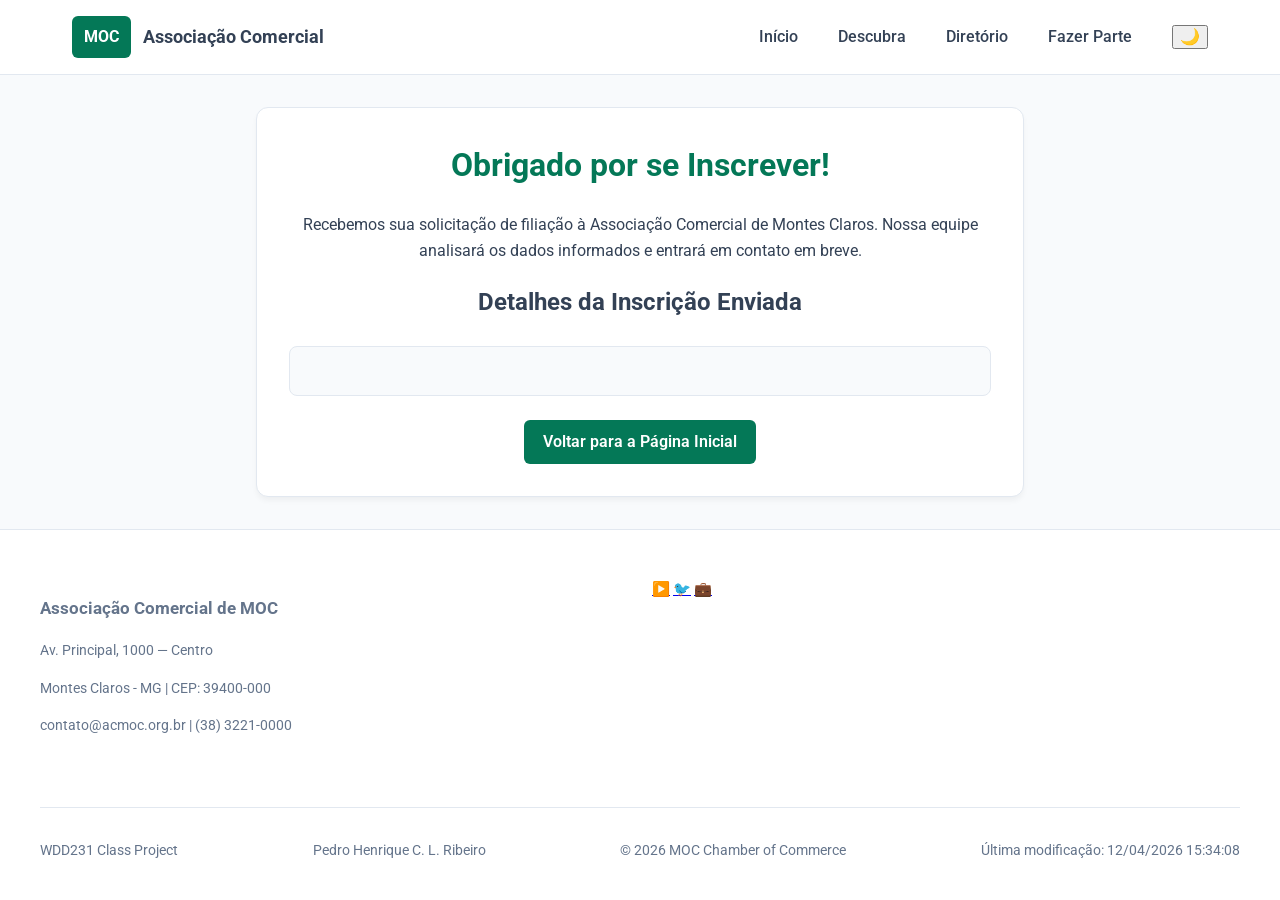
<file: chamber/thankyou.html>
<!DOCTYPE html>
<html lang="pt-BR">
<head>
    <meta charset="UTF-8">
    <meta name="viewport" content="width=device-width, initial-scale=1.0">
    <title>Associação Comercial de Montes Claros - Confirmação</title>
    <meta name="description" content="Página de confirmação de envio da inscrição para a Associação Comercial de Montes Claros.">    
    <meta name="author" content="Pedro Henrique Cordeiro de Lacerda Ribeiro">
    
    <link rel="icon" href="images/favicon.ico" type="image/x-icon">

    <link rel="preconnect" href="https://fonts.googleapis.com">
    <link rel="preconnect" href="https://fonts.gstatic.com" crossorigin>
    <link href="https://fonts.googleapis.com/css2?family=Roboto:wght@400;700&display=swap" rel="stylesheet">

    <link rel="stylesheet" href="styles/normalize.css">
    <link rel="stylesheet" href="styles/mobile.css">
    <link rel="stylesheet" href="styles/desktop.css" media="(min-width: 768px)">

    <script src="scripts/main.js" defer></script>
    <script src="scripts/thankyou.js" defer></script>
</head>
<body>

    <header class="site-header">
        <div class="header-container">
            <div class="logo-area">
                <div class="logo-placeholder">MOC</div>
                <span class="site-title">Associação Comercial</span>
            </div>
            
            <button class="menu-toggle" aria-label="Abrir Menu">
                <span class="hamburger"></span>
            </button>

            <nav class="main-nav">
                <ul>
                    <li><a href="index.html">Início</a></li>
                    <li><a href="discover.html">Descubra</a></li>
                    <li><a href="directory.html">Diretório</a></li>
                    <li><a href="join.html">Fazer Parte</a></li>
                </ul>
                <button id="theme-toggle" class="theme-btn" aria-label="Alternar Tema">🌙</button>
            </nav>
        </div>
    </header>

    <main class="thankyou-main">
        <section class="confirmation-card">
            <h1>Obrigado por se Inscrever!</h1>
            <p>Recebemos sua solicitação de filiação à Associação Comercial de Montes Claros. Nossa equipe analisará os dados informados e entrará em contato em breve.</p>
            
            <h2>Detalhes da Inscrição Enviada</h2>
            <div id="results" class="results-container">
                <!-- Os dados do formulario serao injetados aqui pelo scripts/thankyou.js -->
            </div>

            <a href="index.html" class="btn btn-action-primary">Voltar para a Página Inicial</a>
        </section>
    </main>

    <footer class="site-footer">
        <div class="footer-container">
            <div class="footer-info">
                <h3>Associação Comercial de MOC</h3>
                <p>Av. Principal, 1000 — Centro</p>
                <p>Montes Claros - MG | CEP: 39400-000</p>
                <p>contato@acmoc.org.br | (38) 3221-0000</p>
            </div>
            <div class="footer-social">
                <a href="#" aria-label="YouTube">▶️</a>
                <a href="#" aria-label="Twitter">🐦</a>
                <a href="#" aria-label="LinkedIn">💼</a>
            </div>
            <div class="footer-meta">
                <p>WDD231 Class Project</p>
                <p>Pedro Henrique C. L. Ribeiro</p>
                <p>&copy; <span id="year"></span> MOC Chamber of Commerce</p>
                <p class="last-modified">Última modificação: <span id="mod-date"></span></p>
            </div>
        </div>
    </footer>

</body>
</html>
</file>
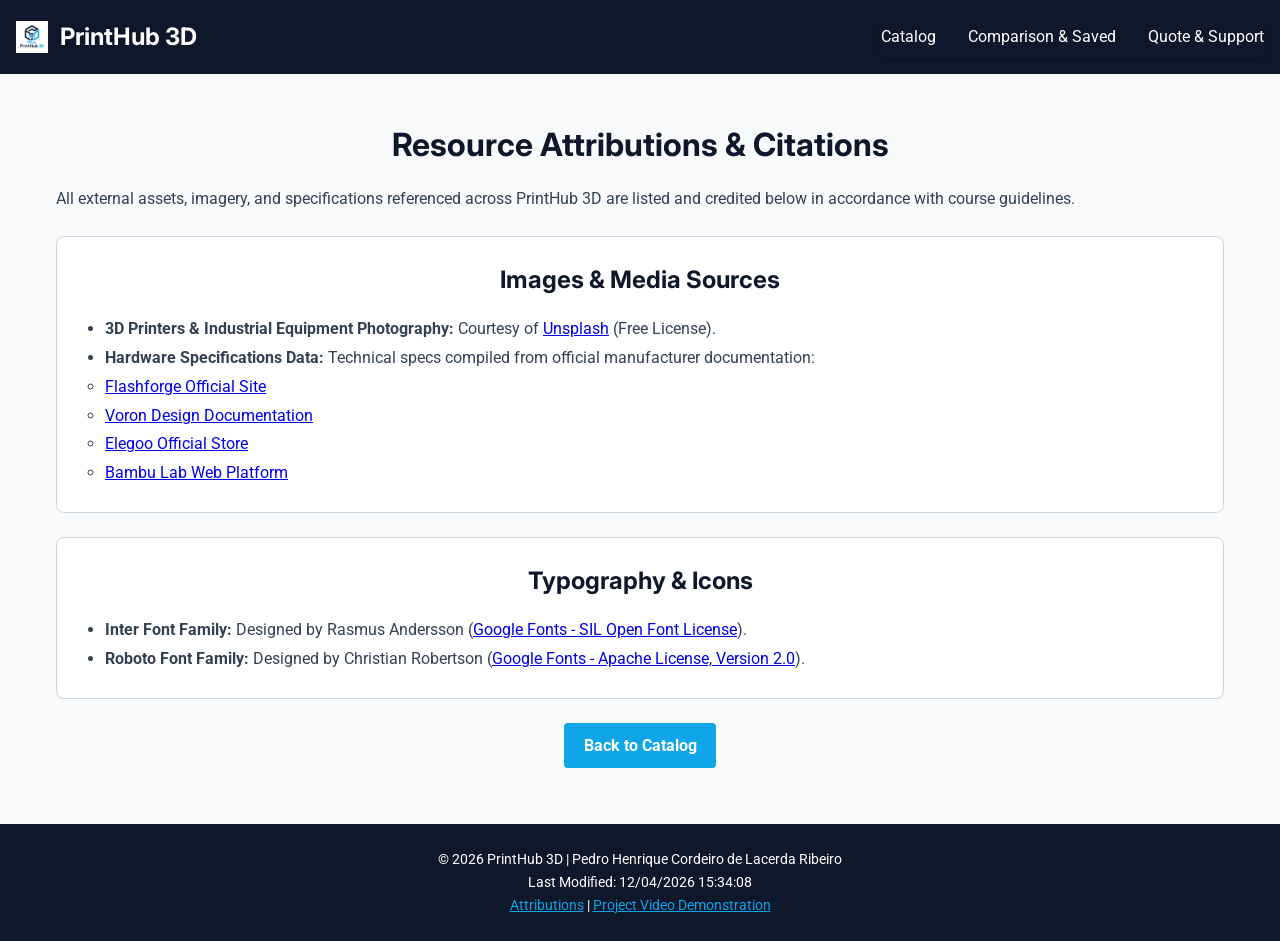
<file: final/attributions.html>
<!DOCTYPE html>
<html lang="en-US">
<head>
  <meta charset="UTF-8">
  <meta name="viewport" content="width=device-width, initial-scale=1.0">
  <title>PrintHub 3D | Resource Attributions</title>
  <meta name="description" content="Attributions and citations for external content, icons, and images used on PrintHub 3D.">
  <meta name="author" content="Pedro Henrique Cordeiro de Lacerda Ribeiro">

  <meta property="og:title" content="PrintHub 3D - Resource Attributions">
  <meta property="og:type" content="website">
  <meta property="og:description" content="Attributions and citations for external content, icons, and images used on PrintHub 3D.">
  <meta property="og:image" content="https://pedrodelacerda.github.io/wdd231/final/images/og-image.png">
  <meta property="og:url" content="https://pedrodelacerda.github.io/wdd231/final/attributions.html">

  <link rel="icon" href="images/favicon.ico" type="image/x-icon">

  <link rel="preconnect" href="https://fonts.googleapis.com">
  <link rel="preconnect" href="https://fonts.gstatic.com" crossorigin>
  <link href="https://fonts.googleapis.com/css2?family=Inter:wght@400;600;700&amp;family=Roboto:wght@400;500;700&amp;display=swap" rel="stylesheet">

  <link rel="stylesheet" href="styles/normalize.css">
  <link rel="stylesheet" href="styles/mobile.css">
  <link rel="stylesheet" href="styles/desktop.css" media="(min-width: 768px)">

  <script type="module" src="scripts/main.js" defer></script>
</head>
<body>

  <header>
    <div class="logo-container">
      <img src="images/favicon.ico" alt="PrintHub 3D Logo" width="32" height="32">
      <span class="site-title">PrintHub 3D</span>
    </div>
    <nav>
      <button id="hamburger-btn" aria-label="Toggle navigation menu">&#9776;</button>
      <ul id="nav-menu">
        <li><a href="index.html">Catalog</a></li>
        <li><a href="comparison.html">Comparison &amp; Saved</a></li>
        <li><a href="contact.html">Quote &amp; Support</a></li>
      </ul>
    </nav>
  </header>

  <main>
    <h1>Resource Attributions &amp; Citations</h1>
    <p>All external assets, imagery, and specifications referenced across PrintHub 3D are listed and credited below in accordance with course guidelines.</p>

    <section class="card-box">
      <h2>Images &amp; Media Sources</h2>
      <ul class="attr-list">
        <li>
          <strong>3D Printers &amp; Industrial Equipment Photography:</strong> Courtesy of <a href="https://unsplash.com" target="_blank" rel="noopener">Unsplash</a> (Free License).
        </li>
        <li>
          <strong>Hardware Specifications Data:</strong> Technical specs compiled from official manufacturer documentation:
          <ul>
            <li><a href="https://www.flashforge.com" target="_blank" rel="noopener">Flashforge Official Site</a></li>
            <li><a href="https://vorondesign.com" target="_blank" rel="noopener">Voron Design Documentation</a></li>
            <li><a href="https://www.elegoo.com" target="_blank" rel="noopener">Elegoo Official Store</a></li>
            <li><a href="https://bambulab.com" target="_blank" rel="noopener">Bambu Lab Web Platform</a></li>
          </ul>
        </li>
      </ul>
    </section>

    <section class="card-box">
      <h2>Typography &amp; Icons</h2>
      <ul class="attr-list">
        <li><strong>Inter Font Family:</strong> Designed by Rasmus Andersson (<a href="https://fonts.google.com/specimen/Inter" target="_blank" rel="noopener">Google Fonts - SIL Open Font License</a>).</li>
        <li><strong>Roboto Font Family:</strong> Designed by Christian Robertson (<a href="https://fonts.google.com/specimen/Roboto" target="_blank" rel="noopener">Google Fonts - Apache License, Version 2.0</a>).</li>
      </ul>
    </section>

    <div class="action-container">
      <a href="index.html" class="btn-primary btn-link">Back to Catalog</a>
    </div>
  </main>

  <footer>
    <p>&copy; <span id="current-year"></span> PrintHub 3D | Pedro Henrique Cordeiro de Lacerda Ribeiro</p>
    <p>Last Modified: <span id="last-modified"></span></p>
    <p><a href="attributions.html">Attributions</a> | <a href="https://youtu.be/SEU_VIDEO_LINK" target="_blank" rel="noopener">Project Video Demonstration</a></p>
  </footer>

</body>
</html>
</file>
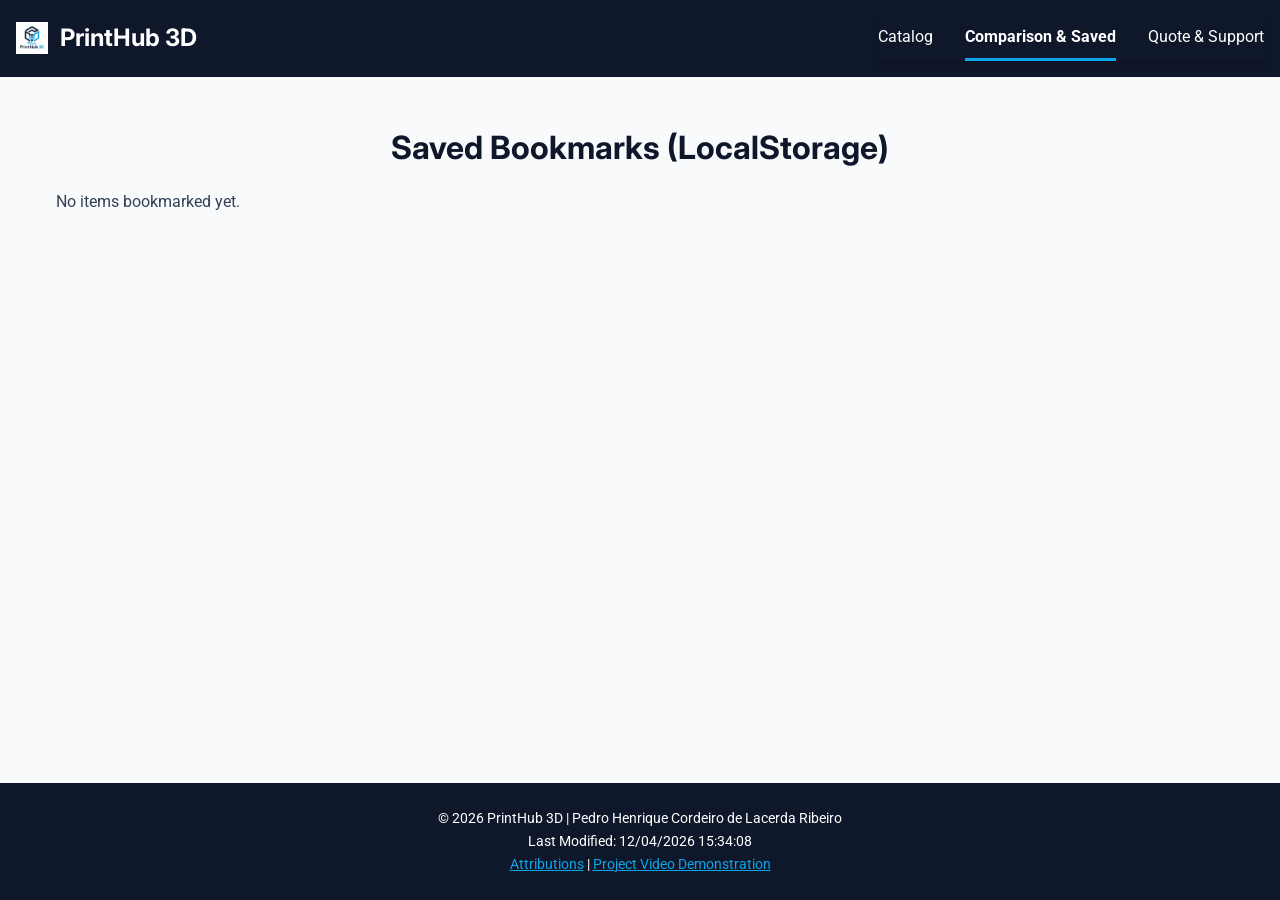
<file: final/comparison.html>
<!DOCTYPE html>
<html lang="en-US">
<head>
  <meta charset="UTF-8">
  <meta name="viewport" content="width=device-width, initial-scale=1.0">
  <title>PrintHub 3D | Compare &amp; Saved Hardware</title>
  <meta name="description" content="Compare 3D printer specs side-by-side and manage your saved hardware list.">
  <meta name="author" content="Pedro Henrique Cordeiro de Lacerda Ribeiro">
  
  <meta property="og:title" content="PrintHub 3D - Compare &amp; Saved Hardware">
  <meta property="og:type" content="website">
  <meta property="og:description" content="Compare 3D printer specs side-by-side and manage your saved hardware list.">
  <meta property="og:image" content="https://pedrodelacerda.github.io/wdd231/final/images/og-image.png">
  <meta property="og:url" content="https://pedrodelacerda.github.io/wdd231/final/comparison.html">

  <link rel="icon" href="images/favicon.ico" type="image/x-icon">
  
  <link rel="preconnect" href="https://fonts.googleapis.com">
  <link rel="preconnect" href="https://fonts.gstatic.com" crossorigin>
  <link href="https://fonts.googleapis.com/css2?family=Inter:wght@400;600;700&amp;family=Roboto:wght@400;500;700&amp;display=swap" rel="stylesheet">

  <link rel="stylesheet" href="styles/normalize.css">
  <link rel="stylesheet" href="styles/mobile.css">
  <link rel="stylesheet" href="styles/desktop.css" media="(min-width: 768px)">

  <script type="module" src="scripts/main.js" defer></script>
  <script type="module" src="scripts/comparison.mjs" defer></script>
</head>
<body>

  <header>
    <div class="logo-container">
      <img src="images/favicon.ico" alt="PrintHub 3D Logo" width="32" height="32">
      <span class="site-title">PrintHub 3D</span>
    </div>
    <nav>
      <button id="hamburger-btn" aria-label="Toggle navigation menu">&#9776;</button>
      <ul id="nav-menu">
        <li><a href="index.html">Catalog</a></li>
        <li><a href="comparison.html" class="active">Comparison &amp; Saved</a></li>
        <li><a href="contact.html">Quote &amp; Support</a></li>
      </ul>
    </nav>
  </header>

  <main>
    <h1>Saved Bookmarks (LocalStorage)</h1>
    <div id="saved-container" class="catalog-grid"></div>
  </main>

  <footer>
    <p>&copy; <span id="current-year"></span> PrintHub 3D | Pedro Henrique Cordeiro de Lacerda Ribeiro</p>
    <p>Last Modified: <span id="last-modified"></span></p>
    <p><a href="attributions.html">Attributions</a> | <a href="https://youtu.be/SEU_VIDEO_LINK" target="_blank" rel="noopener">Project Video Demonstration</a></p>
  </footer>

</body>
</html>
</file>
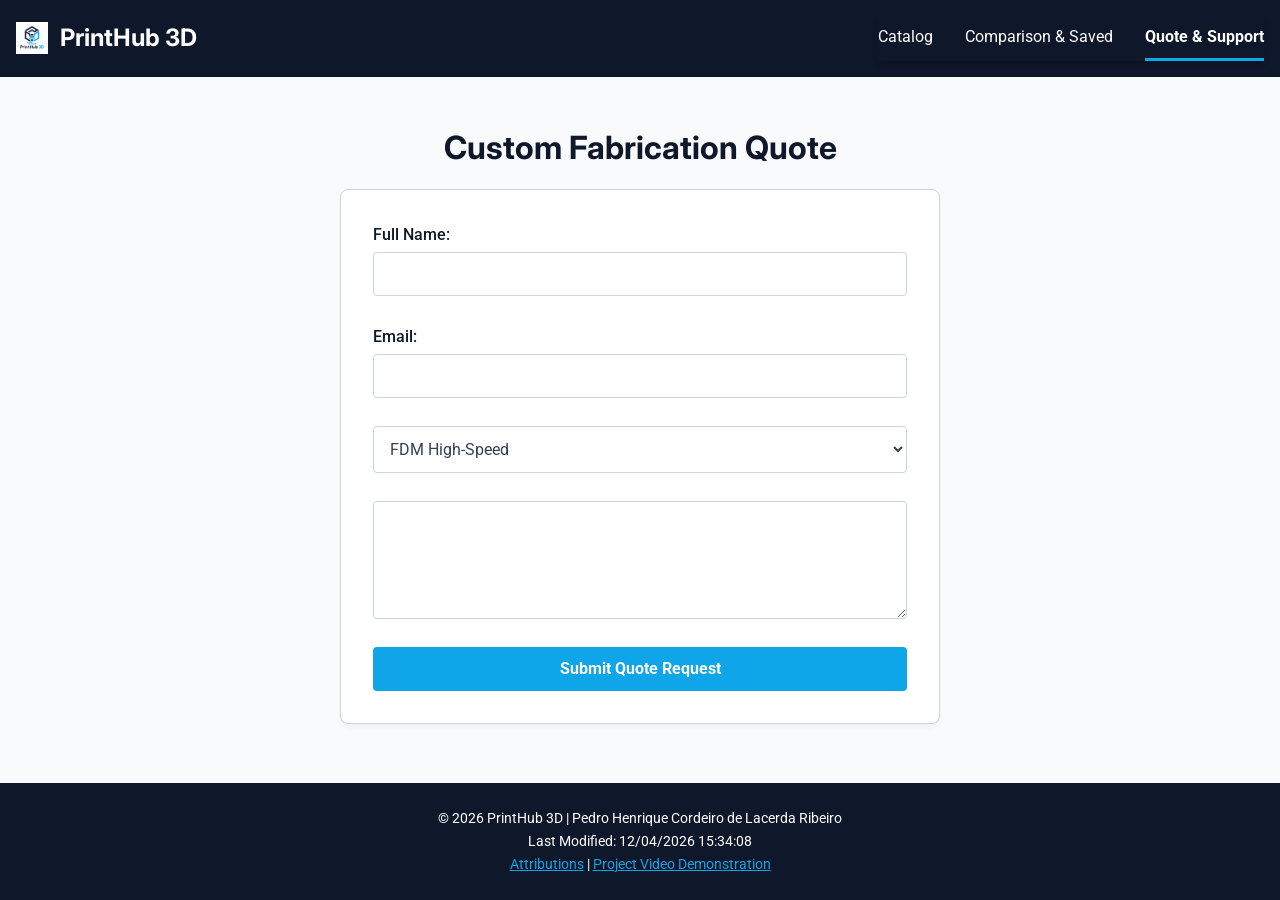
<file: final/contact.html>
<!DOCTYPE html>
<html lang="en-US">
<head>
  <meta charset="UTF-8">
  <meta name="viewport" content="width=device-width, initial-scale=1.0">
  <title>PrintHub 3D | Custom Fabrication Quote &amp; Support</title>
  <meta name="description" content="Request a custom 3D printing quote or contact support for technical specifications.">
  <meta name="author" content="Pedro Henrique Cordeiro de Lacerda Ribeiro">
  
  <meta property="og:title" content="PrintHub 3D - Custom Fabrication Quote &amp; Support">
  <meta property="og:type" content="website">
  <meta property="og:description" content="Request a custom 3D printing quote or contact support for technical specifications.">
  <meta property="og:image" content="https://pedrodelacerda.github.io/wdd231/final/images/og-image.png">
  <meta property="og:url" content="https://pedrodelacerda.github.io/wdd231/final/contact.html">

  <link rel="icon" href="images/favicon.ico" type="image/x-icon">
  
  <link rel="preconnect" href="https://fonts.googleapis.com">
  <link rel="preconnect" href="https://fonts.gstatic.com" crossorigin>
  <link href="https://fonts.googleapis.com/css2?family=Inter:wght@400;600;700&amp;family=Roboto:wght@400;500;700&amp;display=swap" rel="stylesheet">

  <link rel="stylesheet" href="styles/normalize.css">
  <link rel="stylesheet" href="styles/mobile.css">
  <link rel="stylesheet" href="styles/desktop.css" media="(min-width: 768px)">

  <script type="module" src="scripts/main.js" defer></script>
</head>
<body>

  <header>
    <div class="logo-container">
      <img src="images/favicon.ico" alt="PrintHub 3D Logo" width="32" height="32">
      <span class="site-title">PrintHub 3D</span>
    </div>
    <nav>
      <button id="hamburger-btn" aria-label="Toggle navigation menu">&#9776;</button>
      <ul id="nav-menu">
        <li><a href="index.html">Catalog</a></li>
        <li><a href="comparison.html">Comparison &amp; Saved</a></li>
        <li><a href="contact.html" class="active">Quote &amp; Support</a></li>
      </ul>
    </nav>
  </header>

  <main>
    <h1>Custom Fabrication Quote</h1>
    
    <form action="form-action.html" method="get" class="quote-form">
      <label>
        Full Name:
        <input type="text" name="fullname" required>
      </label>
      <label>
        Email:
        <input type="email" name="email" required>
      </label>
      <label>
        <select name="technology">
          <option value="FDM High-Speed">FDM High-Speed</option>
          <option value="SLA Precision Resin">SLA Precision Resin</option>
        </select>
      </label>
      <label>
        <textarea name="details" rows="5" required></textarea>
      </label>
      <button type="submit" class="btn-primary">Submit Quote Request</button>
    </form>
  </main>

  <footer>
    <p>&copy; <span id="current-year"></span> PrintHub 3D | Pedro Henrique Cordeiro de Lacerda Ribeiro</p>
    <p>Last Modified: <span id="last-modified"></span></p>
    <p><a href="attributions.html">Attributions</a> | <a href="https://youtu.be/SEU_VIDEO_LINK" target="_blank" rel="noopener">Project Video Demonstration</a></p>
  </footer>

</body>
</html>
</file>
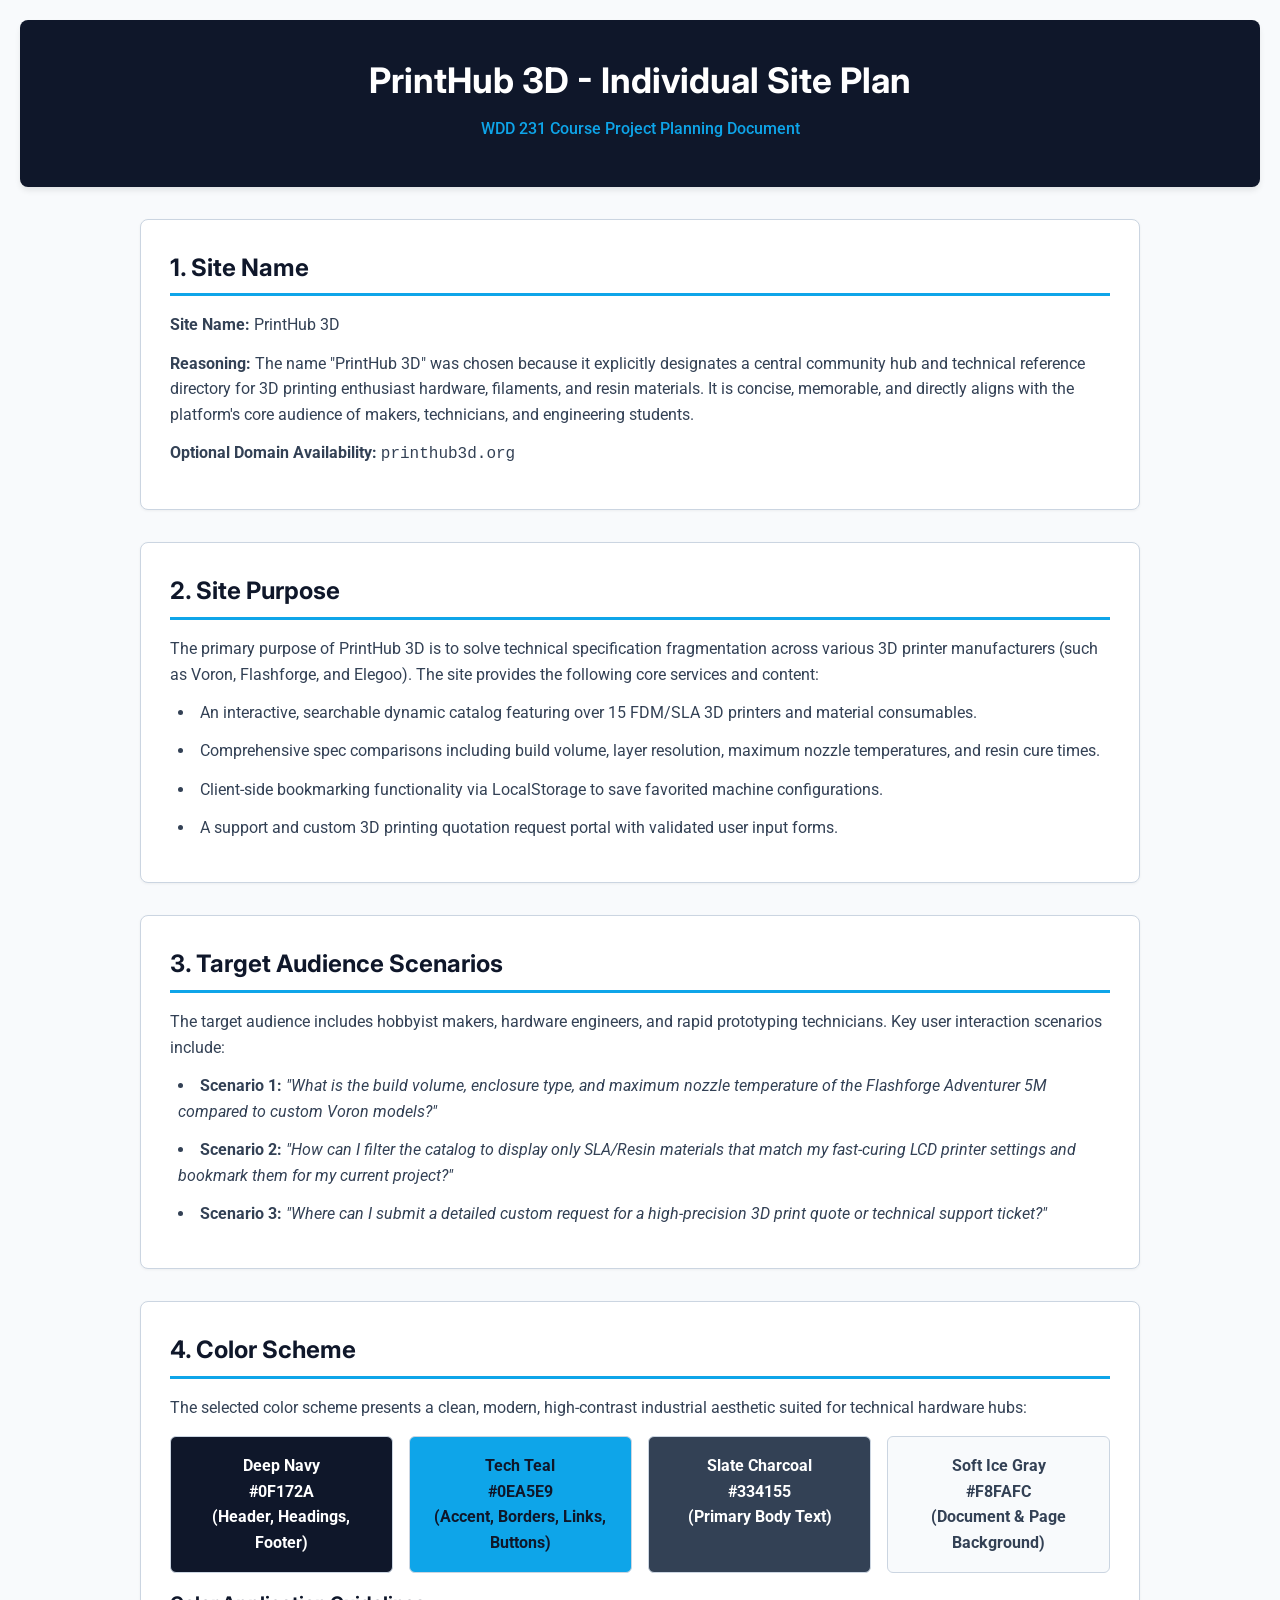
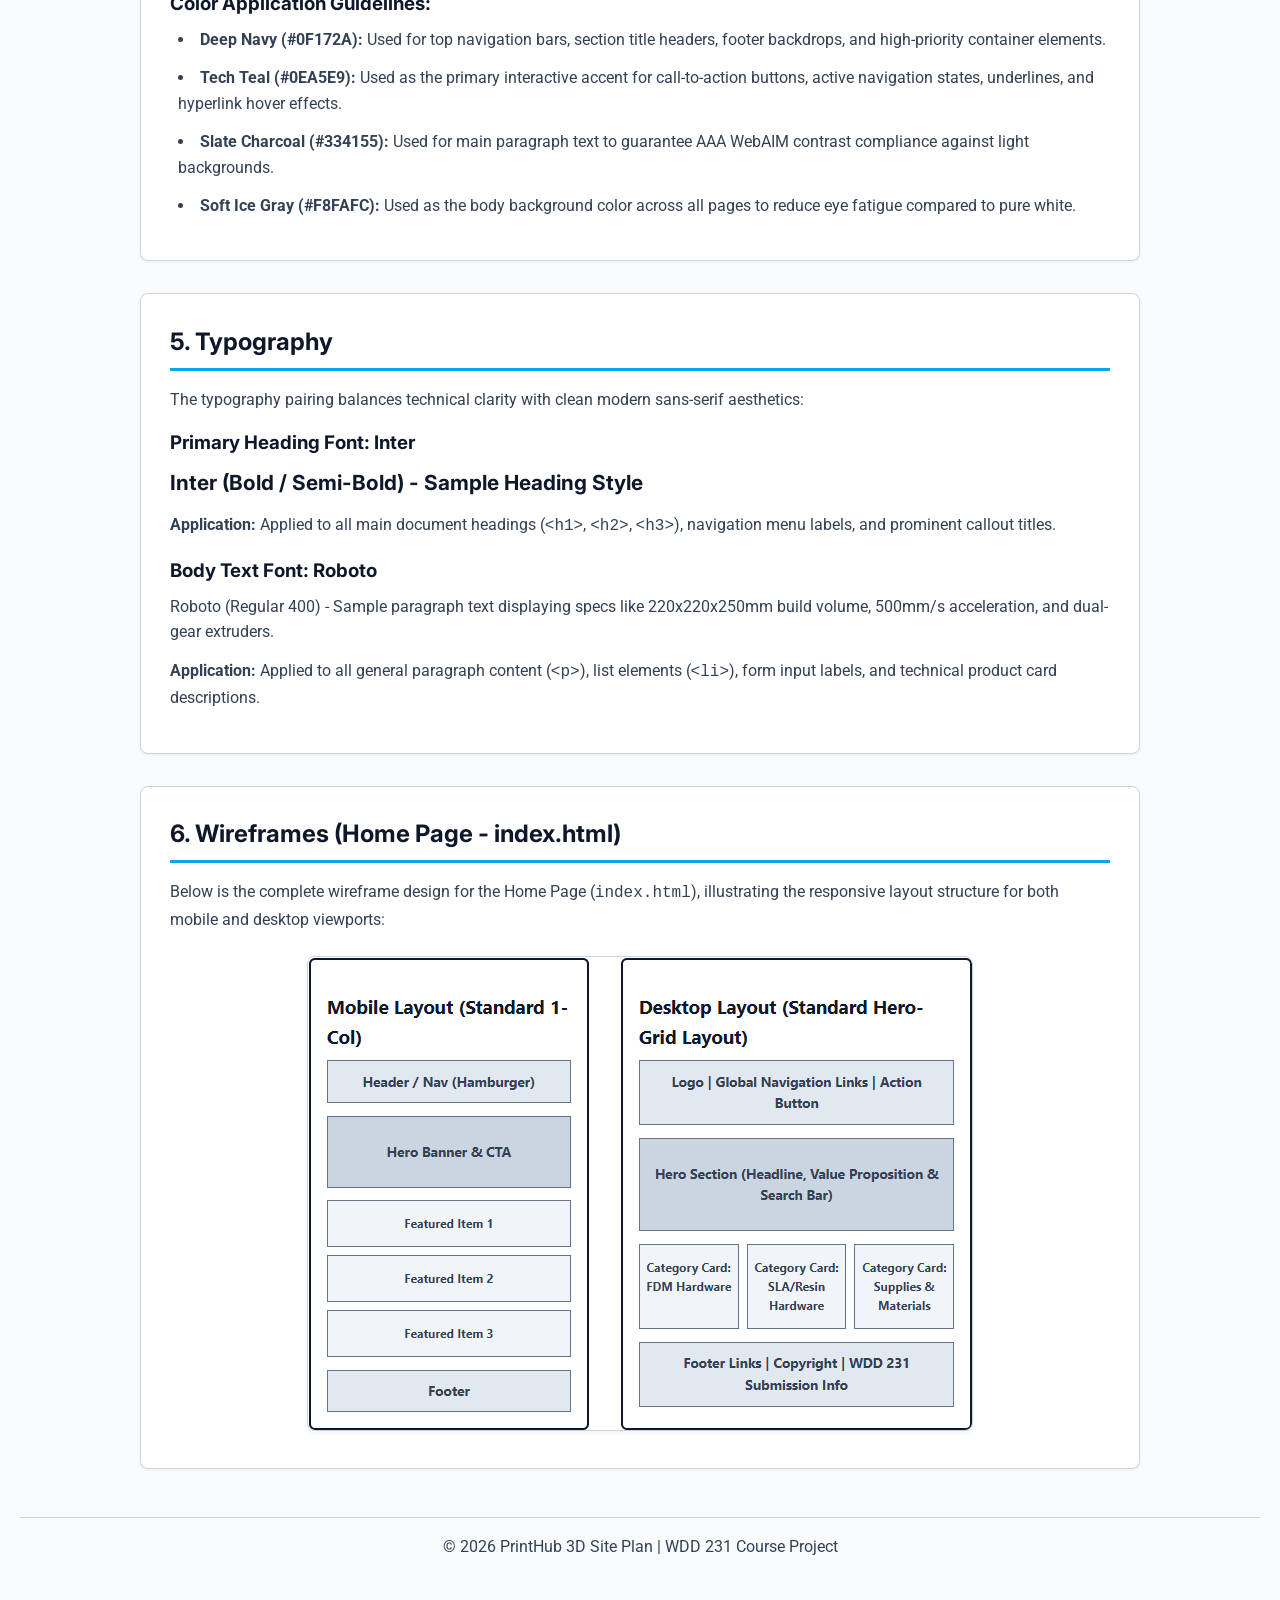
<file: siteplan/siteplan.html>
<!DOCTYPE html>
<html lang="en">
<head>
    <meta charset="UTF-8">
    <meta name="viewport" content="width=device-width, initial-scale=1.0">
    <title>PrintHub 3D - Individual Site Plan</title>
    <meta name="author" content="Pedro Henrique Cordeiro de Lacerda Ribeiro">
    <link rel="preconnect" href="https://fonts.googleapis.com">
    <link rel="preconnect" href="https://fonts.gstatic.com" crossorigin>
    <link href="https://fonts.googleapis.com/css2?family=Inter:wght@600;700&family=Roboto:ital,wght@0,400;0,500;1,400&display=swap" rel="stylesheet">
    <link rel="stylesheet" href="styles/styles.css">
</head>
<body>

    <header>
        <h1>PrintHub 3D - Individual Site Plan</h1>
        <p>WDD 231 Course Project Planning Document</p>
    </header>

    <main>
        <!-- 1. Site Name -->
        <section id="site-name">
            <h2>1. Site Name</h2>
            <p><strong>Site Name:</strong> PrintHub 3D</p>
            <p><strong>Reasoning:</strong> The name "PrintHub 3D" was chosen because it explicitly designates a central community hub and technical reference directory for 3D printing enthusiast hardware, filaments, and resin materials. It is concise, memorable, and directly aligns with the platform's core audience of makers, technicians, and engineering students.</p>
            <p><strong>Optional Domain Availability:</strong> <code>printhub3d.org</code></p>
        </section>

        <!-- 2. Site Purpose -->
        <section id="site-purpose">
            <h2>2. Site Purpose</h2>
            <p>The primary purpose of PrintHub 3D is to solve technical specification fragmentation across various 3D printer manufacturers (such as Voron, Flashforge, and Elegoo). The site provides the following core services and content:</p>
            <ul>
                <li>An interactive, searchable dynamic catalog featuring over 15 FDM/SLA 3D printers and material consumables.</li>
                <li>Comprehensive spec comparisons including build volume, layer resolution, maximum nozzle temperatures, and resin cure times.</li>
                <li>Client-side bookmarking functionality via LocalStorage to save favorited machine configurations.</li>
                <li>A support and custom 3D printing quotation request portal with validated user input forms.</li>
            </ul>
        </section>

        <!-- 3. Target Audience Scenarios -->
        <section id="scenarios">
            <h2>3. Target Audience Scenarios</h2>
            <p>The target audience includes hobbyist makers, hardware engineers, and rapid prototyping technicians. Key user interaction scenarios include:</p>
            <ul>
                <li><strong>Scenario 1:</strong> <em>"What is the build volume, enclosure type, and maximum nozzle temperature of the Flashforge Adventurer 5M compared to custom Voron models?"</em></li>
                <li><strong>Scenario 2:</strong> <em>"How can I filter the catalog to display only SLA/Resin materials that match my fast-curing LCD printer settings and bookmark them for my current project?"</em></li>
                <li><strong>Scenario 3:</strong> <em>"Where can I submit a detailed custom request for a high-precision 3D print quote or technical support ticket?"</em></li>
            </ul>
        </section>

        <!-- 4. Color Scheme -->
        <section id="color-scheme">
            <h2>4. Color Scheme</h2>
            <p>The selected color scheme presents a clean, modern, high-contrast industrial aesthetic suited for technical hardware hubs:</p>
            
            <div class="color-grid">
                <div class="color-box color-primary">
                    Deep Navy<br>#0F172A<br>(Header, Headings, Footer)
                </div>
                <div class="color-box color-accent">
                    Tech Teal<br>#0EA5E9<br>(Accent, Borders, Links, Buttons)
                </div>
                <div class="color-box color-dark">
                    Slate Charcoal<br>#334155<br>(Primary Body Text)
                </div>
                <div class="color-box color-light">
                    Soft Ice Gray<br>#F8FAFC<br>(Document & Page Background)
                </div>
            </div>

            <h3>Color Application Guidelines:</h3>
            <ul>
                <li><strong>Deep Navy (#0F172A):</strong> Used for top navigation bars, section title headers, footer backdrops, and high-priority container elements.</li>
                <li><strong>Tech Teal (#0EA5E9):</strong> Used as the primary interactive accent for call-to-action buttons, active navigation states, underlines, and hyperlink hover effects.</li>
                <li><strong>Slate Charcoal (#334155):</strong> Used for main paragraph text to guarantee AAA WebAIM contrast compliance against light backgrounds.</li>
                <li><strong>Soft Ice Gray (#F8FAFC):</strong> Used as the body background color across all pages to reduce eye fatigue compared to pure white.</li>
            </ul>
        </section>

        <!-- 5. Typography -->
        <section id="typography">
            <h2>5. Typography</h2>
            <p>The typography pairing balances technical clarity with clean modern sans-serif aesthetics:</p>

            <h3>Primary Heading Font: Inter</h3>
            <p class="type-sample-heading">Inter (Bold / Semi-Bold) - Sample Heading Style</p>
            <p><strong>Application:</strong> Applied to all main document headings (<code>&lt;h1&gt;</code>, <code>&lt;h2&gt;</code>, <code>&lt;h3&gt;</code>), navigation menu labels, and prominent callout titles.</p>

            <h3>Body Text Font: Roboto</h3>
            <p class="type-sample-body">Roboto (Regular 400) - Sample paragraph text displaying specs like 220x220x250mm build volume, 500mm/s acceleration, and dual-gear extruders.</p>
            <p><strong>Application:</strong> Applied to all general paragraph content (<code>&lt;p&gt;</code>), list elements (<code>&lt;li&gt;</code>), form input labels, and technical product card descriptions.</p>
        </section>

        <!-- 6. Wireframes -->
        <section id="wireframe">
            <h2>6. Wireframes (Home Page - index.html)</h2>
            <p>Below is the complete wireframe design for the Home Page (<code>index.html</code>), illustrating the responsive layout structure for both mobile and desktop viewports:</p>

            <div class="wireframe-container" style="text-align: center; margin-top: 1.5rem;">
                <img src="images/wireframe.png" alt="PrintHub 3D Home Page Wireframe - Combined Mobile and Desktop Layouts" class="wireframe-img" style="max-width: 100%; height: auto; border: 1px solid var(--border-color); border-radius: 8px; box-shadow: 0 2px 4px rgba(0,0,0,0.05);">
            </div>
        </section>
    </main>

    <footer>
        <p>&copy; 2026 PrintHub 3D Site Plan | WDD 231 Course Project</p>
    </footer>

</body>
</html>
</file>
<file: styles/mobile.css>
:root {
    --bg-primary: #f8fafc;
    --bg-surface: #ffffff;
    --text-main: #334155;
    --text-muted: #64748b;
    --brand-primary: #0f172a;
    --brand-accent: #059669;
    --border-color: #e2e8f0;
    --shadow: 0 4px 6px -1px rgb(0 0 0 / 0.05);
    --transition: all 0.3s ease;
}

[data-theme="dark"] {
    --bg-primary: #0f172a;
    --bg-surface: #1e293b;
    --text-main: #f1f5f9;
    --text-muted: #94a3b8;
    --brand-primary: #38bdf8;
    --brand-accent: #34d399;
    --border-color: #334155;
    --shadow: 0 4px 6px -1px rgb(0 0 0 / 0.5);
}

/* Estilos Globais Base */
html {
    box-sizing: border-box;
    font-family: system-ui, -apple-system, sans-serif;
    scroll-behavior: smooth;
}

*, *:before, *:after {
    box-sizing: inherit;
}

body {
    background-color: var(--bg-primary);
    color: var(--text-main);
    line-height: 1.6;
    transition: var(--transition);
    margin: 0;
}

/* Header e Menu Mobile */
.site-header {
    background-color: var(--bg-surface);
    border-bottom: 1px solid var(--border-color);
    position: sticky;
    top: 0;
    z-index: 1000;
}

.header-container {
    padding: 1rem;
    display: flex;
    justify-content: space-between;
    align-items: center;
}

.logo-area {
    display: flex;
    align-items: center;
    gap: 0.75rem;
}

.logo-placeholder {
    background-color: var(--brand-accent);
    color: #fff;
    padding: 0.5rem 0.75rem;
    font-weight: bold;
    border-radius: 6px;
}

.logo-area h1 {
    font-size: 1.15rem;
    margin: 0;
}

.menu-toggle {
    background: none;
    border: none;
    cursor: pointer;
    padding: 0.5rem;
}

.hamburger {
    display: block;
    width: 24px;
    height: 2px;
    background-color: var(--text-main);
    position: relative;
    transition: var(--transition);
}

.hamburger::before, .hamburger::after {
    content: '';
    position: absolute;
    width: 24px;
    height: 2px;
    background-color: var(--text-main);
    left: 0;
    transition: var(--transition);
}

.hamburger::before { top: -6px; }
.hamburger::after { top: 6px; }

.menu-toggle.open .hamburger { background-color: transparent; }
.menu-toggle.open .hamburger::before { transform: rotate(45deg); top: 0; }
.menu-toggle.open .hamburger::after { transform: rotate(-45deg); top: 0; }

.main-nav {
    display: none;
    position: absolute;
    top: 100%;
    left: 0;
    width: 100%;
    background-color: var(--bg-surface);
    border-bottom: 1px solid var(--border-color);
    padding: 1rem;
    box-shadow: var(--shadow);
}

.main-nav.open {
    display: flex;
    flex-direction: column;
    gap: 1rem;
}

.main-nav ul {
    list-style: none;
    padding: 0;
    margin: 0;
    display: flex;
    flex-direction: column;
    gap: 1rem;
}

.main-nav a {
    text-decoration: none;
    color: var(--text-main);
    font-weight: 500;
    display: block;
}

.main-nav a:hover, .main-nav a.active {
    color: var(--brand-accent);
}

/* --- NOVOS ESTILOS: Directory Controls & Buttons --- */
.directory-controls {
    padding: 1.5rem 1rem;
    display: flex;
    flex-direction: column;
    align-items: center;
    gap: 1rem;
}

.directory-controls h2 {
    margin: 0;
}

.view-buttons {
    display: flex;
    gap: 0.5rem;
}

.btn {
    padding: 0.5rem 1rem;
    border-radius: 6px;
    text-decoration: none;
    font-weight: 600;
    cursor: pointer;
    transition: var(--transition);
}

.btn-view {
    background-color: var(--bg-surface);
    border: 1px solid var(--border-color);
    color: var(--text-main);
}

.btn-view.active, .btn-view:hover {
    background-color: var(--brand-accent);
    color: #ffffff;
    border-color: var(--brand-accent);
}

/* --- NOVOS ESTILOS: Renderização dos Membros Dinâmicos --- */
#directory-container {
    padding: 1rem;
    display: flex;
    flex-direction: column;
    gap: 1.5rem;
}

.member-card {
    background-color: var(--bg-surface);
    padding: 1.5rem;
    border-radius: 12px;
    border: 1px solid var(--border-color);
    box-shadow: var(--shadow);
    text-align: center;
    position: relative;
    display: flex;
    flex-direction: column;
    align-items: center;
}

.member-card img {
    max-width: 120px;
    height: auto;
    object-fit: contain;
    margin-bottom: 1rem;
}

.member-card h3 {
    margin: 0.5rem 0;
}

.member-card .tagline {
    font-style: italic;
    color: var(--text-muted);
    font-size: 0.9rem;
}

.member-card hr {
    width: 100%;
    border: none;
    border-top: 1px solid var(--border-color);
    margin: 1rem 0;
}

.member-card p {
    margin: 0.25rem 0;
    font-size: 0.9rem;
}

.member-card a {
    color: var(--brand-accent);
    text-decoration: none;
    font-weight: bold;
}

/* Níveis de Membro (Badges) */
.badge {
    margin-top: 1rem;
    padding: 0.25rem 0.75rem;
    border-radius: 20px;
    font-size: 0.8rem;
    font-weight: bold;
}
.level-1 { background-color: var(--border-color); color: var(--text-main); }
.level-2 { background-color: #cbd5e1; color: #0f172a; }
.level-3 { background-color: #fef08a; color: #854d0e; } /* Gold look */

/* Comportamento List View no Mobile (fira uma coluna limpa) */
.list-view .member-card {
    padding: 1rem;
    text-align: left;
    align-items: flex-start;
}
.list-view .member-card img, 
.list-view .member-card .tagline, 
.list-view .member-card hr, 
.list-view .member-card .badge {
    display: none; /* Esconde coisas complexas na lista mobile */
}

/* Footer (Mobile) */
.site-footer {
    background-color: var(--bg-surface);
    border-top: 1px solid var(--border-color);
    padding: 2rem 1rem;
    text-align: center;
    font-size: 0.9rem;
    color: var(--text-muted);
}

.footer-container {
    display: flex;
    flex-direction: column;
    gap: 1.5rem;
}

.footer-meta {
    border-top: 1px solid var(--border-color);
    padding-top: 1rem;
}
</file>
<file: styles/desktop.css>
@media screen and (min-width: 768px) {

    .header-container {
        max-width: 1200px;
        margin: 0 auto;
        padding: 1rem 2rem;
    }

    .menu-toggle {
        display: none; 
    }

    .main-nav {
        display: flex !important; 
        position: static;
        width: auto;
        box-shadow: none;
        border: none;
        padding: 0;
        flex-direction: row;
        align-items: center;
        gap: 2.5rem;
    }

    .main-nav ul {
        flex-direction: row;
        gap: 2.5rem;
    }

    /* Ajuste de alinhamento dos controles do diretório */
    .directory-controls {
        max-width: 1200px;
        margin: 0 auto;
        flex-direction: row;
        justify-content: space-between;
        padding: 2rem;
    }

    /* --- COMPORTAMENTO DA GRID VIEW NO DESKTOP --- */
    .grid-view {
        max-width: 1200px;
        margin: 0 auto 3rem auto;
        display: grid !important;
        grid-template-columns: repeat(3, 1fr) !important; 
        gap: 2rem;
        padding: 0 2rem !important;
    }

    /* --- COMPORTAMENTO DA LIST VIEW NO DESKTOP --- */
    .list-view {
        max-width: 1200px;
        margin: 0 auto 3rem auto;
        display: flex !important;
        flex-direction: column !important;
        gap: 0.5rem !important;
        padding: 0 2rem !important;
    }

    .list-view .member-card {
        flex-direction: row !important;
        justify-content: space-between !important;
        align-items: center !important;
        padding: 0.75rem 1.5rem !important;
        border-radius: 6px !important;
        text-align: left !important;
    }

    /* Trazer de volta os itens ocultados na lista mobile, organizando-os horizontalmente */
    .list-view .member-card img,
    .list-view .member-card hr {
        display: none; /* Mantém a imagem fora para ficar uma lista limpa estilo texto */
    }

    .list-view .member-card h3 {
        margin: 0;
        flex: 1;
        font-size: 1rem;
    }

    .list-view .member-card p {
        margin: 0 1rem;
        font-size: 0.85rem;
    }

    .list-view .member-card .badge {
        margin-top: 0;
        display: inline-block;
    }

    /* Footer Desktop */
    .site-footer {
        padding: 3rem 2rem 1.5rem 2rem;
    }

    .footer-container {
        max-width: 1200px;
        margin: 0 auto;
        display: grid;
        grid-template-columns: repeat(2, 1fr);
        text-align: left;
        padding: 0;
    }

    .footer-meta {
        grid-column: span 2;
        display: flex;
        justify-content: space-between;
        align-items: center;
        margin-top: 2rem;
    }
}
</file>
<file: chamber/styles/mobile.css>
:root {
    --bg-primary: #f8fafc;
    --bg-surface: #ffffff;
    --text-main: #334155;
    --text-muted: #64748b;
    --brand-primary: #0f172a;
    --brand-accent: #047857;
    --border-color: #e2e8f0;
    --shadow: 0 4px 6px -1px rgb(0 0 0 / 0.05);
    --transition: all 0.3s ease;
}

[data-theme="dark"] {
    --bg-primary: #0f172a;
    --bg-surface: #1e293b;
    --text-main: #f1f5f9;
    --text-muted: #94a3b8;
    --brand-primary: #38bdf8;
    --brand-accent: #34d399;
    --border-color: #334155;
    --shadow: 0 4px 6px -1px rgb(0 0 0 / 0.5);
}

html {
    box-sizing: border-box;
    font-family: 'Roboto', sans-serif;
    scroll-behavior: smooth;
}

*, *:before, *:after {
    box-sizing: inherit;
}

body {
    background-color: var(--bg-primary);
    color: var(--text-main);
    line-height: 1.6;
    transition: var(--transition);
    margin: 0;
}

.site-header {
    background-color: var(--bg-surface);
    border-bottom: 1px solid var(--border-color);
    position: sticky;
    top: 0;
    z-index: 1000;
}

.header-container {
    padding: 1rem;
    display: flex;
    justify-content: space-between;
    align-items: center;
}

.logo-area {
    display: flex;
    align-items: center;
    gap: 0.75rem;
}

.logo-placeholder {
    background-color: var(--brand-accent);
    color: #fff;
    padding: 0.5rem 0.75rem;
    font-weight: bold;
    border-radius: 6px;
}

.site-title {
    font-size: 1.15rem;
    font-weight: bold;
    color: var(--text-main);
}

.menu-toggle {
    background: none;
    border: none;
    cursor: pointer;
    padding: 0.5rem;
}

.hamburger {
    display: block;
    width: 24px;
    height: 2px;
    background-color: var(--text-main);
    position: relative;
    transition: var(--transition);
}

.hamburger::before, .hamburger::after {
    content: '';
    position: absolute;
    width: 24px;
    height: 2px;
    background-color: var(--text-main);
    left: 0;
    transition: var(--transition);
}

.hamburger::before { top: -6px; }
.hamburger::after { top: 6px; }

.menu-toggle.open .hamburger { background-color: transparent; }
.menu-toggle.open .hamburger::before { transform: rotate(45deg); top: 0; }
.menu-toggle.open .hamburger::after { transform: rotate(-45deg); top: 0; }

.main-nav {
    display: none;
    position: absolute;
    top: 100%;
    left: 0;
    width: 100%;
    background-color: var(--bg-surface);
    border-bottom: 1px solid var(--border-color);
    padding: 1rem;
    box-shadow: var(--shadow);
}

.main-nav.open {
    display: flex;
    flex-direction: column;
    gap: 1rem;
}

.main-nav ul {
    list-style: none;
    padding: 0;
    margin: 0;
    display: flex;
    flex-direction: column;
    gap: 1rem;
}

.main-nav a {
    text-decoration: none;
    color: var(--text-main);
    font-weight: 500;
    display: block;
}

.main-nav a:hover, .main-nav a.active {
    color: var(--brand-accent);
}

.btn {
    padding: 0.6rem 1.2rem;
    border-radius: 6px;
    text-decoration: none;
    font-weight: 600;
    cursor: pointer;
    display: inline-block;
    transition: var(--transition);
    border: none;
}

.btn-action-primary {
    background-color: var(--brand-accent);
    color: #ffffff;
}

.btn-action-primary:hover {
    filter: brightness(1.1);
}

.btn-action-secondary {
    background-color: var(--bg-surface);
    color: var(--text-main);
    border: 1px solid var(--border-color);
}

.btn-action-secondary:hover {
    background-color: var(--border-color);
}

.hero {
    position: relative;
    border-radius: 12px;
    overflow: hidden;
    margin: 1rem;
}

.hero-bg {
    width: 100%;
    height: 380px;
    object-fit: cover;
    display: block;
}

.hero-content {
    position: absolute;
    bottom: 0;
    left: 0;
    right: 0;
    background: linear-gradient(transparent, rgba(15, 23, 42, 0.95));
    color: #ffffff;
    padding: 1.5rem;
    display: flex;
    flex-direction: column;
    gap: 0.5rem;
}

.hero-content h1 {
    font-size: 1.1rem;
    margin: 0;
    color: var(--brand-accent);
}

.hero-content h2 {
    font-size: 1.25rem;
    margin: 0;
    color: #ffffff;
}

.hero-content p {
    font-size: 0.875rem;
    margin: 0 0 0.5rem 0;
    color: #cbd5e1;
}

.hero-actions {
    display: flex;
    gap: 0.75rem;
    flex-wrap: wrap;
}

.home-grid {
    padding: 1rem;
    display: flex;
    flex-direction: column;
    gap: 1.5rem;
}

.info-card {
    background-color: var(--bg-surface);
    padding: 1.5rem;
    border-radius: 12px;
    border: 1px solid var(--border-color);
    box-shadow: var(--shadow);
}

.info-card h3 {
    margin-top: 0;
}

.card-link {
    color: var(--brand-accent);
    text-decoration: none;
    font-weight: bold;
    display: inline-block;
    margin-top: 0.5rem;
}

.weather-info {
    display: flex;
    align-items: center;
    gap: 1rem;
    margin-bottom: 0.5rem;
}

.weather-current {
    display: flex;
    align-items: center;
    gap: 0.5rem;
}

.weather-temp {
    font-size: 1.5rem;
    font-weight: bold;
}

.weather-forecast {
    list-style: none;
    padding: 0;
    margin: 0.5rem 0 0 0;
}

.weather-forecast li {
    padding: 0.35rem 0;
    border-bottom: 1px dashed var(--border-color);
    font-size: 0.9rem;
    display: flex;
    justify-content: space-between;
    align-items: center;
}

.spotlight-section {
    padding: 1rem;
}

.spotlight-grid {
    display: flex;
    flex-direction: column;
    gap: 1.5rem;
}

.directory-controls {
    padding: 1.5rem 1rem;
    display: flex;
    flex-direction: column;
    align-items: center;
    gap: 1rem;
}

.directory-controls h2 {
    margin: 0;
}

.view-buttons {
    display: flex;
    gap: 0.5rem;
}

.btn-view {
    background-color: var(--bg-surface);
    border: 1px solid var(--border-color);
    color: var(--text-main);
}

.btn-view.active, .btn-view:hover {
    background-color: var(--brand-accent);
    color: #ffffff;
    border-color: var(--brand-accent);
}

#directory-container {
    padding: 1rem;
    display: flex;
    flex-direction: column;
    gap: 1.5rem;
}

.member-card {
    background-color: var(--bg-surface);
    padding: 1.5rem;
    border-radius: 12px;
    border: 1px solid var(--border-color);
    box-shadow: var(--shadow);
    text-align: center;
    position: relative;
    display: flex;
    flex-direction: column;
    align-items: center;
}

.member-card img {
    max-width: 120px;
    height: auto;
    object-fit: contain;
    margin-bottom: 1rem;
}

.member-card h3 {
    margin: 0.5rem 0;
}

.member-card .tagline {
    font-style: italic;
    color: var(--text-muted);
    font-size: 0.9rem;
}

.member-card hr {
    width: 100%;
    border: none;
    border-top: 1px solid var(--border-color);
    margin: 1rem 0;
}

.member-card p {
    margin: 0.25rem 0;
    font-size: 0.9rem;
}

.member-card a {
    color: var(--brand-accent);
    text-decoration: none;
    font-weight: bold;
}

.badge {
    margin-top: 1rem;
    padding: 0.25rem 0.75rem;
    border-radius: 20px;
    font-size: 0.8rem;
    font-weight: bold;
}
.level-1 { background-color: var(--border-color); color: var(--text-main); }
.level-2 { background-color: #cbd5e1; color: #0f172a; }
.level-3 { background-color: #fef08a; color: #854d0e; }

.list-view .member-card {
    padding: 1rem;
    text-align: left;
    align-items: flex-start;
}
.list-view .member-card img, 
.list-view .member-card .tagline, 
.list-view .member-card hr, 
.list-view .member-card .badge {
    display: none;
}

.site-footer {
    background-color: var(--bg-surface);
    border-top: 1px solid var(--border-color);
    padding: 2rem 1rem;
    text-align: center;
    font-size: 0.9rem;
    color: var(--text-muted);
}

.footer-container {
    display: flex;
    flex-direction: column;
    gap: 1.5rem;
}

.footer-meta {
    border-top: 1px solid var(--border-color);
    padding-top: 1rem;
}


.join-main {
    padding: 1rem;
}

.join-main h1 {
    text-align: center;
    color: var(--text-main);
    margin-bottom: 1.5rem;
}

.form-container {
    background-color: var(--bg-surface);
    padding: 1.5rem;
    border-radius: 12px;
    border: 1px solid var(--border-color);
    box-shadow: var(--shadow);
    margin-bottom: 2rem;
}

.join-form {
    display: flex;
    flex-direction: column;
    gap: 1.2rem;
}

.join-form label {
    display: flex;
    flex-direction: column;
    gap: 0.4rem;
    font-weight: 500;
    color: var(--text-main);
    font-size: 0.95rem;
}

.join-form input[type="text"],
.join-form input[type="email"],
.join-form input[type="tel"],
.join-form textarea {
    padding: 0.75rem;
    border: 1px solid var(--border-color);
    border-radius: 6px;
    background-color: var(--bg-primary);
    color: var(--text-main);
    font-family: inherit;
    font-size: 1rem;
    transition: var(--transition);
}

.join-form input:focus,
.join-form textarea:focus {
    outline: none;
    border-color: var(--brand-accent);
    box-shadow: 0 0 0 3px rgb(4 120 87 / 0.15);
}

.join-form fieldset {
    border: 1px solid var(--border-color);
    border-radius: 8px;
    padding: 1rem;
    display: flex;
    flex-direction: column;
    gap: 0.75rem;
}

.join-form legend {
    font-weight: bold;
    padding: 0 0.5rem;
    color: var(--text-main);
}

.radio-option {
    flex-direction: row !important;
    align-items: center;
    gap: 0.5rem;
    cursor: pointer;
}

.submit-btn {
    background-color: var(--brand-accent);
    color: #ffffff;
    padding: 0.85rem 1.5rem;
    border: none;
    border-radius: 6px;
    font-size: 1rem;
    font-weight: bold;
    cursor: pointer;
    transition: var(--transition);
    margin-top: 0.5rem;
}

.submit-btn:hover {
    filter: brightness(1.1);
}

.membership-cards {
    margin-bottom: 2rem;
}

.membership-cards h2 {
    text-align: center;
    margin-bottom: 1.5rem;
}

.cards-grid {
    display: flex;
    flex-direction: column;
    gap: 1.5rem;
}

.card {
    background-color: var(--bg-surface);
    padding: 1.5rem;
    border-radius: 12px;
    border: 1px solid var(--border-color);
    box-shadow: var(--shadow);
    text-align: center;
    
    animation: fadeInCard 0.8s ease-out forwards;
    opacity: 0;
}

.card:nth-child(1) { animation-delay: 0.1s; }
.card:nth-child(2) { animation-delay: 0.25s; }
.card:nth-child(3) { animation-delay: 0.4s; }
.card:nth-child(4) { animation-delay: 0.55s; }

@keyframes fadeInCard {
    from {
        opacity: 0;
        transform: translateY(20px);
    }
    to {
        opacity: 1;
        transform: translateY(0);
    }
}

.card h3 {
    margin-top: 0;
    color: var(--brand-accent);
}

.open-modal-btn {
    background-color: var(--bg-primary);
    color: var(--text-main);
    border: 1px solid var(--border-color);
    padding: 0.5rem 1rem;
    border-radius: 6px;
    cursor: pointer;
    font-weight: 500;
    margin-top: 1rem;
    transition: var(--transition);
}

.open-modal-btn:hover {
    background-color: var(--brand-accent);
    color: #ffffff;
    border-color: var(--brand-accent);
}

dialog {
    border: 1px solid var(--border-color);
    border-radius: 12px;
    padding: 2rem;
    background-color: var(--bg-surface);
    color: var(--text-main);
    max-width: 500px;
    width: 90%;
    box-shadow: 0 10px 25px rgba(0, 0, 0, 0.3);
}

dialog::backdrop {
    background-color: rgba(15, 23, 42, 0.7);
    backdrop-filter: blur(4px);
}

.close-modal-btn {
    background-color: var(--brand-accent);
    color: #ffffff;
    border: none;
    padding: 0.5rem 1.25rem;
    border-radius: 6px;
    cursor: pointer;
    margin-top: 1.5rem;
    font-weight: bold;
}


.thankyou-main {
    padding: 2rem 1rem;
    max-width: 800px;
    margin: 0 auto;
}

.confirmation-card {
    background-color: var(--bg-surface);
    padding: 2rem;
    border-radius: 12px;
    border: 1px solid var(--border-color);
    box-shadow: var(--shadow);
    text-align: center;
}

.confirmation-card h1 {
    color: var(--brand-accent);
    margin-top: 0;
}

.results-container {
    text-align: left;
    background-color: var(--bg-primary);
    padding: 1.5rem;
    border-radius: 8px;
    border: 1px solid var(--border-color);
    margin: 1.5rem 0;
    display: flex;
    flex-direction: column;
    gap: 0.75rem;
}

.results-container p {
    margin: 0;
    color: var(--text-main);
    font-size: 0.95rem;
}

.visit-banner {
    background-color: var(--brand-primary, #0f172a);
    color: #ffffff;
    text-align: center;
    padding: 1rem;
    margin: 1rem auto;
    border-radius: 8px;
    font-weight: bold;
}

.discover-grid {
    display: grid;
    gap: 1.5rem;
    padding: 1rem;
    grid-template-areas:
        "c1"
        "c2"
        "c3"
        "c4"
        "c5"
        "c6"
        "c7"
        "c8";
}

.card-1 { grid-area: c1; }
.card-2 { grid-area: c2; }
.card-3 { grid-area: c3; }
.card-4 { grid-area: c4; }
.card-5 { grid-area: c5; }
.card-6 { grid-area: c6; }
.card-7 { grid-area: c7; }
.card-8 { grid-area: c8; }

.discover-card {
    background-color: #ffffff;
    border: 1px solid #e2e8f0;
    border-radius: 8px;
    padding: 1rem;
    display: flex;
    flex-direction: column;
    justify-content: space-between;
    box-shadow: 0 2px 4px rgba(0,0,0,0.05);
}

.discover-card figure {
    margin: 0 0 1rem 0;
    overflow: hidden;
    border-radius: 6px;
}

.discover-card img {
    width: 100%;
    height: auto;
    display: block;
    object-fit: cover;
}

.discover-card address {
    font-style: italic;
    color: #64748b;
    margin-bottom: 0.5rem;
}

.btn-learn-more {
    background-color: #047857; 
    color: #ffffff;
    border: none;
    padding: 0.6rem 1.2rem;
    border-radius: 4px;
    cursor: pointer;
    font-weight: bold;
    margin-top: auto;
}
</file>
<file: chamber/styles/desktop.css>
@media screen and (min-width: 768px) {

    .header-container {
        max-width: 1200px;
        margin: 0 auto;
        padding: 1rem 2rem;
    }

    .menu-toggle {
        display: none; 
    }

    .main-nav {
        display: flex !important; 
        position: static;
        width: auto;
        box-shadow: none;
        border: none;
        padding: 0;
        flex-direction: row;
        align-items: center;
        gap: 2.5rem;
    }

    .main-nav ul {
        flex-direction: row;
        gap: 2.5rem;
    }

    .hero {
        position: relative;
        max-width: 1200px; 
        margin: 1.5rem auto; 
        min-height: 480px; 
        border-radius: 12px;
        overflow: hidden;
        display: flex;
        align-items: center; 
    }

    .hero picture {
        position: absolute;
        top: 0;
        left: 0;
        width: 100%;
        height: 100%;
        z-index: 1;
    }

    .hero-bg {
        width: 100%;
        height: 100%;
        object-fit: cover;
        object-position: center 25%; 
    }

    .hero-content {
        position: relative;
        z-index: 2;
        margin-left: 2.5rem;
        max-width: 520px;
        width: calc(100% - 5rem);
        height: auto; 
        background: rgba(15, 23, 42, 0.90);
        backdrop-filter: blur(10px);
        padding: 2rem;
        border-radius: 12px;
        border: 1px solid rgba(255, 255, 255, 0.12);
        box-shadow: 0 10px 30px rgba(0, 0, 0, 0.4);
        display: flex;
        flex-direction: column;
        gap: 0.85rem;
    }

    .hero-content h1 {
        font-size: 1rem;
        text-transform: uppercase;
        letter-spacing: 0.05em;
    }

    .hero-content h2 {
        font-size: 1.75rem;
        line-height: 1.25;
        color: #ffffff;
        margin: 0;
    }

    .hero-content p {
        font-size: 0.95rem;
        line-height: 1.5;
        color: #cbd5e1;
        margin: 0;
    }

    .hero-actions {
        display: flex;
        gap: 1rem;
        margin-top: 0.5rem;
        flex-wrap: wrap; 
    }

    .directory-controls {
        max-width: 1200px;
        margin: 0 auto;
        flex-direction: row;
        justify-content: space-between;
        padding: 2rem;
    }

    .grid-view {
        max-width: 1200px;
        margin: 0 auto 3rem auto;
        display: grid !important;
        grid-template-columns: repeat(3, 1fr) !important; 
        gap: 2rem;
        padding: 0 2rem !important;
    }

    .list-view {
        max-width: 1200px;
        margin: 0 auto 3rem auto;
        display: flex !important;
        flex-direction: column !important;
        gap: 0.5rem !important;
        padding: 0 2rem !important;
    }

    .list-view .member-card {
        flex-direction: row !important;
        justify-content: space-between !important;
        align-items: center !important;
        padding: 0.75rem 1.5rem !important;
        border-radius: 6px !important;
        text-align: left !important;
    }

    .list-view .member-card img,
    .list-view .member-card hr {
        display: none; 
    }

    .list-view .member-card h3 {
        margin: 0;
        flex: 1;
        font-size: 1rem;
    }

    .list-view .member-card p {
        margin: 0 1rem;
        font-size: 0.85rem;
    }

    .list-view .member-card .badge {
        margin-top: 0;
        display: inline-block;
    }

    .home-grid h2 {
        grid-column: 1 / -1;
        margin-bottom: 0.5rem;
    }

    .home-grid {
        max-width: 1200px;
        margin: 0 auto 2rem auto;
        padding: 0 2rem;
        display: grid;
        grid-template-columns: repeat(3, 1fr);
        gap: 2rem;
    }

    .spotlight-section {
        max-width: 1200px;
        margin: 0 auto;
        padding: 0 2rem 3rem 2rem;
    }

    .spotlight-grid {
        display: grid;
        grid-template-columns: repeat(3, 1fr);
        gap: 2rem;
    }

    .site-footer {
        padding: 3rem 2rem 1.5rem 2rem;
    }

    .footer-container {
        max-width: 1200px;
        margin: 0 auto;
        display: grid;
        grid-template-columns: repeat(2, 1fr);
        text-align: left;
        padding: 0;
    }

    .footer-meta {
        grid-column: span 2;
        display: flex;
        justify-content: space-between;
        align-items: center;
        margin-top: 2rem;
    }



    .join-main {
        max-width: 1200px;
        margin: 0 auto;
        padding: 2rem;
    }

    .join-main {
        display: grid;
        grid-template-columns: 1fr 1fr;
        column-gap: 2.5rem;
        row-gap: 1rem;
        align-items: start;
    }

    .join-main h1 {
        grid-column: 1 / -1;
        text-align: left;
    }

    .form-container {
        margin-bottom: 0;
    }

    .cards-grid {
        display: grid;
        grid-template-columns: repeat(2, 1fr);
        gap: 1.5rem;
    }

    .discover-grid {
        grid-template-columns: repeat(4, 1fr);
        grid-template-areas:
            "c1 c1 c2 c3"
            "c4 c5 c5 c3"
            "c6 c7 c8 c8";
    }

    .discover-card figure img {
        transition: transform 0.3s ease, filter 0.3s ease;
    }

    .discover-card:hover figure img {
        transform: scale(1.05);
        filter: brightness(1.1);
    }
}
</file>
<file: final/styles/mobile.css>
:root {
  --primary: #0F172A;
  --accent: #0EA5E9;
  --accent-hover: #0284C7;
  --text: #334155;
  --text-light: #FFFFFF;
  --bg: #F8FAFC;
  --card-bg: #FFFFFF;
  --border: #CBD5E1;
  --backdrop-bg: rgba(15, 23, 42, 0.6);
  --shadow-dark: rgba(0, 0, 0, 0.2);
  --font-heading: 'Inter', system-ui, -apple-system, sans-serif;
  --font-body: 'Roboto', system-ui, -apple-system, sans-serif;
}

* {
  box-sizing: border-box;
  margin: 0;
  padding: 0;
}

body {
  font-family: var(--font-body);
  background-color: var(--bg);
  color: var(--text);
  line-height: 1.6;
  display: flex;
  flex-direction: column;
  min-height: 100vh;
}

header {
  background-color: var(--primary);
  color: var(--text-light);
  padding: 1rem;
  display: flex;
  justify-content: space-between;
  align-items: center;
  position: relative;
}

.logo-container {
  display: flex;
  align-items: center;
  gap: 0.75rem;
}

.logo-container .site-title {
  font-family: var(--font-heading);
  font-size: 1.5rem;
  font-weight: 700;
  color: var(--text-light);
}

#hamburger-btn {
  display: block;
  background: transparent;
  border: none;
  color: var(--text-light);
  font-size: 2rem;
  cursor: pointer;
}

nav ul {
  display: none;
  list-style: none;
  flex-direction: column;
  background-color: var(--primary);
  position: absolute;
  top: 100%;
  left: 0;
  width: 100%;
  padding: 1rem;
  z-index: 100;
  box-shadow: 0 4px 6px -1px var(--shadow-dark);
}

nav ul.open {
  display: flex;
}

nav ul li a {
  color: var(--text-light);
  text-decoration: none;
  padding: 0.75rem;
  display: block;
}

nav a.active {
  border-bottom: 3px solid var(--accent);
  font-weight: bold;
}

main {
  flex: 1;
  padding: 1.5rem 1rem;
  max-width: 1200px;
  margin: 0 auto;
  width: 100%;
}

h1, h2, h3 {
  font-family: var(--font-heading);
  color: var(--primary);
  margin-bottom: 1rem;
}

main h1, main h2 {
  text-align: center;
}

.filter-controls {
  display: flex;
  justify-content: center;
  align-items: center;
  gap: 0.75rem;
  margin-bottom: 1.5rem;
  flex-wrap: wrap;
}

.catalog-grid {
  display: flex;
  flex-direction: column;
  gap: 1.5rem;
}

.printer-card {
  background: var(--card-bg);
  border: 1px solid var(--border);
  border-radius: 8px;
  padding: 1rem;
}

.printer-card img {
  width: 100%;
  height: 200px;
  object-fit: cover;
  border-radius: 4px;
}

form, .quote-form {
  max-width: 600px;
  margin: 0 auto;
  background-color: var(--card-bg);
  border: 1px solid var(--border);
  border-radius: 8px;
  padding: 2rem;
  box-shadow: 0 4px 6px -1px rgba(0, 0, 0, 0.05);
}

form label, .quote-form label {
  display: flex;
  flex-direction: column;
  gap: 0.25rem;
  margin-bottom: 0.5rem;
  font-weight: 500;
  color: var(--primary);
}

form input[type="text"],
form input[type="email"],
form select,
form textarea,
.quote-form input,
.quote-form select,
.quote-form textarea {
  width: 100%;
  padding: 0.75rem;
  margin-bottom: 1.25rem;
  border: 1px solid var(--border);
  border-radius: 4px;
  font-family: var(--font-body);
  font-size: 1rem;
  background-color: #FFFFFF;
  color: var(--text);
  box-sizing: border-box;
}

form input:focus,
form select:focus,
form textarea:focus,
.quote-form input:focus,
.quote-form select:focus,
.quote-form textarea:focus {
  outline: none;
  border-color: var(--accent);
  box-shadow: 0 0 0 3px rgba(14, 165, 233, 0.2);
}

form button[type="submit"],
.quote-form button[type="submit"] {
  width: 100%;
  padding: 0.8rem;
  font-size: 1rem;
}

.btn-primary {
  background-color: var(--accent);
  color: var(--text-light);
  border: none;
  padding: 0.6rem 1.2rem;
  border-radius: 4px;
  font-weight: bold;
  cursor: pointer;
  transition: background-color 0.2s ease;
  text-align: center;
}

.btn-primary:hover {
  background-color: var(--accent-hover);
}

.btn-link {
  text-decoration: none;
  display: inline-block;
}

dialog {
  margin: auto;
  padding: 1.5rem;
  border-radius: 8px;
  border: 1px solid var(--border);
  box-shadow: 0 10px 25px var(--shadow-dark);
  max-width: 500px;
  width: 90%;
  background-color: var(--card-bg);
  color: var(--text);
}

dialog::backdrop {
  background: var(--backdrop-bg);
}

.modal-close-btn {
  margin-top: 1rem;
}

.card-box {
  background: var(--card-bg);
  padding: 1.5rem;
  border: 1px solid var(--border);
  border-radius: 8px;
  margin-top: 1.5rem;
}

.action-container {
  margin-top: 1.5rem;
  text-align: center;
}

.attr-list {
  margin-left: 1.5rem;
  margin-top: 0.5rem;
  line-height: 1.8;
}

footer {
  background-color: var(--primary);
  color: var(--text-light);
  text-align: center;
  padding: 1.5rem 1rem;
  margin-top: 2rem;
  font-size: 0.9rem;
}

footer a {
  color: var(--accent);
  text-decoration: underline;
}
</file>
<file: final/styles/desktop.css>
@media screen and (min-width: 768px) {

  #hamburger-btn {
    display: none !important;
  }

  header {
    flex-direction: row;
    justify-content: space-between;
    align-items: center;
  }

  nav {
    width: auto;
  }

  nav ul {
    display: flex !important;
    flex-direction: row !important;
    position: static !important;
    background: transparent !important;
    padding: 0 !important;
    margin: 0 !important;
    gap: 2rem;
    list-style: none;
    width: auto !important;
  }

  nav ul li {
    display: inline-block;
  }

  nav ul li a {
    color: var(--text-light);
    text-decoration: none;
    padding: 0.5rem 0;
    white-space: nowrap;
  }

  nav ul li a:hover {
    color: var(--accent);
  }

  .catalog-grid {
    display: grid;
    grid-template-columns: repeat(auto-fill, minmax(280px, 1fr));
    gap: 1.5rem;
  }

  .printer-card {
    background: var(--card-bg);
    border: 1px solid var(--border);
    border-radius: 8px;
    padding: 1.25rem;
    transition: transform 0.2s ease, box-shadow 0.2s ease;
  }

  .printer-card:hover {
    transform: translateY(-4px);
    box-shadow: 0 4px 12px var(--shadow-dark);
  }

  .printer-card img {
    width: 100%;
    height: 220px;
    object-fit: cover;
    border-radius: 4px;
  }

}
</file>
<file: siteplan/styles/styles.css>
/* 
    Color Palette Variables (Applied strictly across the entire document)
    Primary: #0F172A (Deep Navy)
    Accent: #0EA5E9 (Tech Teal)
    Neutral Dark: #334155 (Slate Charcoal)
    Neutral Light: #F8FAFC (Soft Ice Gray)
    White / Card Fill: #FFFFFF
*/
:root {
    --primary-color: #0F172A;
    --accent-color: #0EA5E9;
    --accent-hover: #0284C7;
    --text-dark: #334155;
    --bg-light: #F8FAFC;
    --card-bg: #FFFFFF;
    --border-color: #CBD5E1;
    --heading-font: 'Inter', system-ui, -apple-system, sans-serif;
    --body-font: 'Roboto', system-ui, -apple-system, sans-serif;
}

* {
    box-sizing: border-box;
    margin: 0;
    padding: 0;
}

body {
    font-family: var(--body-font);
    color: var(--text-dark);
    background-color: var(--bg-light);
    line-height: 1.6;
    padding: 20px;
}

header {
    background-color: var(--primary-color);
    color: #FFFFFF;
    padding: 2rem 1.5rem;
    text-align: center;
    border-radius: 8px;
    margin-bottom: 2rem;
    box-shadow: 0 4px 6px -1px rgba(0, 0, 0, 0.1);
}

header h1 {
    font-family: var(--heading-font);
    font-size: 2.2rem;
    margin-bottom: 0.5rem;
    color: #FFFFFF;
}

header p {
    color: var(--accent-color);
    font-weight: 500;
}

main {
    max-width: 1000px;
    margin: 0 auto;
    display: grid;
    gap: 2rem;
}

section {
    background-color: var(--card-bg);
    padding: 1.8rem;
    border-radius: 8px;
    border: 1px solid var(--border-color);
    box-shadow: 0 1px 3px rgba(0,0,0,0.05);
}

h2 {
    font-family: var(--heading-font);
    color: var(--primary-color);
    border-bottom: 3px solid var(--accent-color);
    padding-bottom: 0.4rem;
    margin-bottom: 1rem;
    font-size: 1.5rem;
}

h3 {
    font-family: var(--heading-font);
    color: var(--primary-color);
    margin-top: 1rem;
    margin-bottom: 0.5rem;
}

p, li {
    font-size: 1rem;
    margin-bottom: 0.8rem;
}

ul {
    list-style-position: inside;
    margin-left: 0.5rem;
}

/* Color Palette Display Grid */
.color-grid {
    display: grid;
    grid-template-columns: repeat(auto-fit, minmax(180px, 1fr));
    gap: 1rem;
    margin-top: 1rem;
}

.color-box {
    padding: 1rem;
    border-radius: 6px;
    font-weight: bold;
    text-align: center;
    border: 1px solid var(--border-color);
}

.color-primary { background-color: #0F172A; color: #FFFFFF; }
.color-accent { background-color: #0EA5E9; color: #0F172A; } /* Letra escura para contraste ideal no WAVE */
.color-dark { background-color: #334155; color: #FFFFFF; }
.color-light { background-color: #F8FAFC; color: #334155; }

/* Typography Sample */
.type-sample-heading {
    font-family: var(--heading-font);
    font-size: 1.3rem;
    font-weight: 700;
    color: var(--primary-color);
}

.type-sample-body {
    font-family: var(--body-font);
    font-size: 1rem;
    color: var(--text-dark);
}

/* Wireframe Section Styles */
.wireframe-container {
    text-align: center;
    margin-top: 1.5rem;
}

.wireframe-img {
    max-width: 100%;
    height: auto;
    border: 1px solid var(--border-color);
    border-radius: 8px;
    box-shadow: 0 2px 4px rgba(0, 0, 0, 0.05);
}

footer {
    text-align: center;
    margin-top: 3rem;
    padding: 1rem;
    color: var(--text-dark);
    font-size: 0.9rem;
    border-top: 1px solid var(--border-color);
}
</file>
